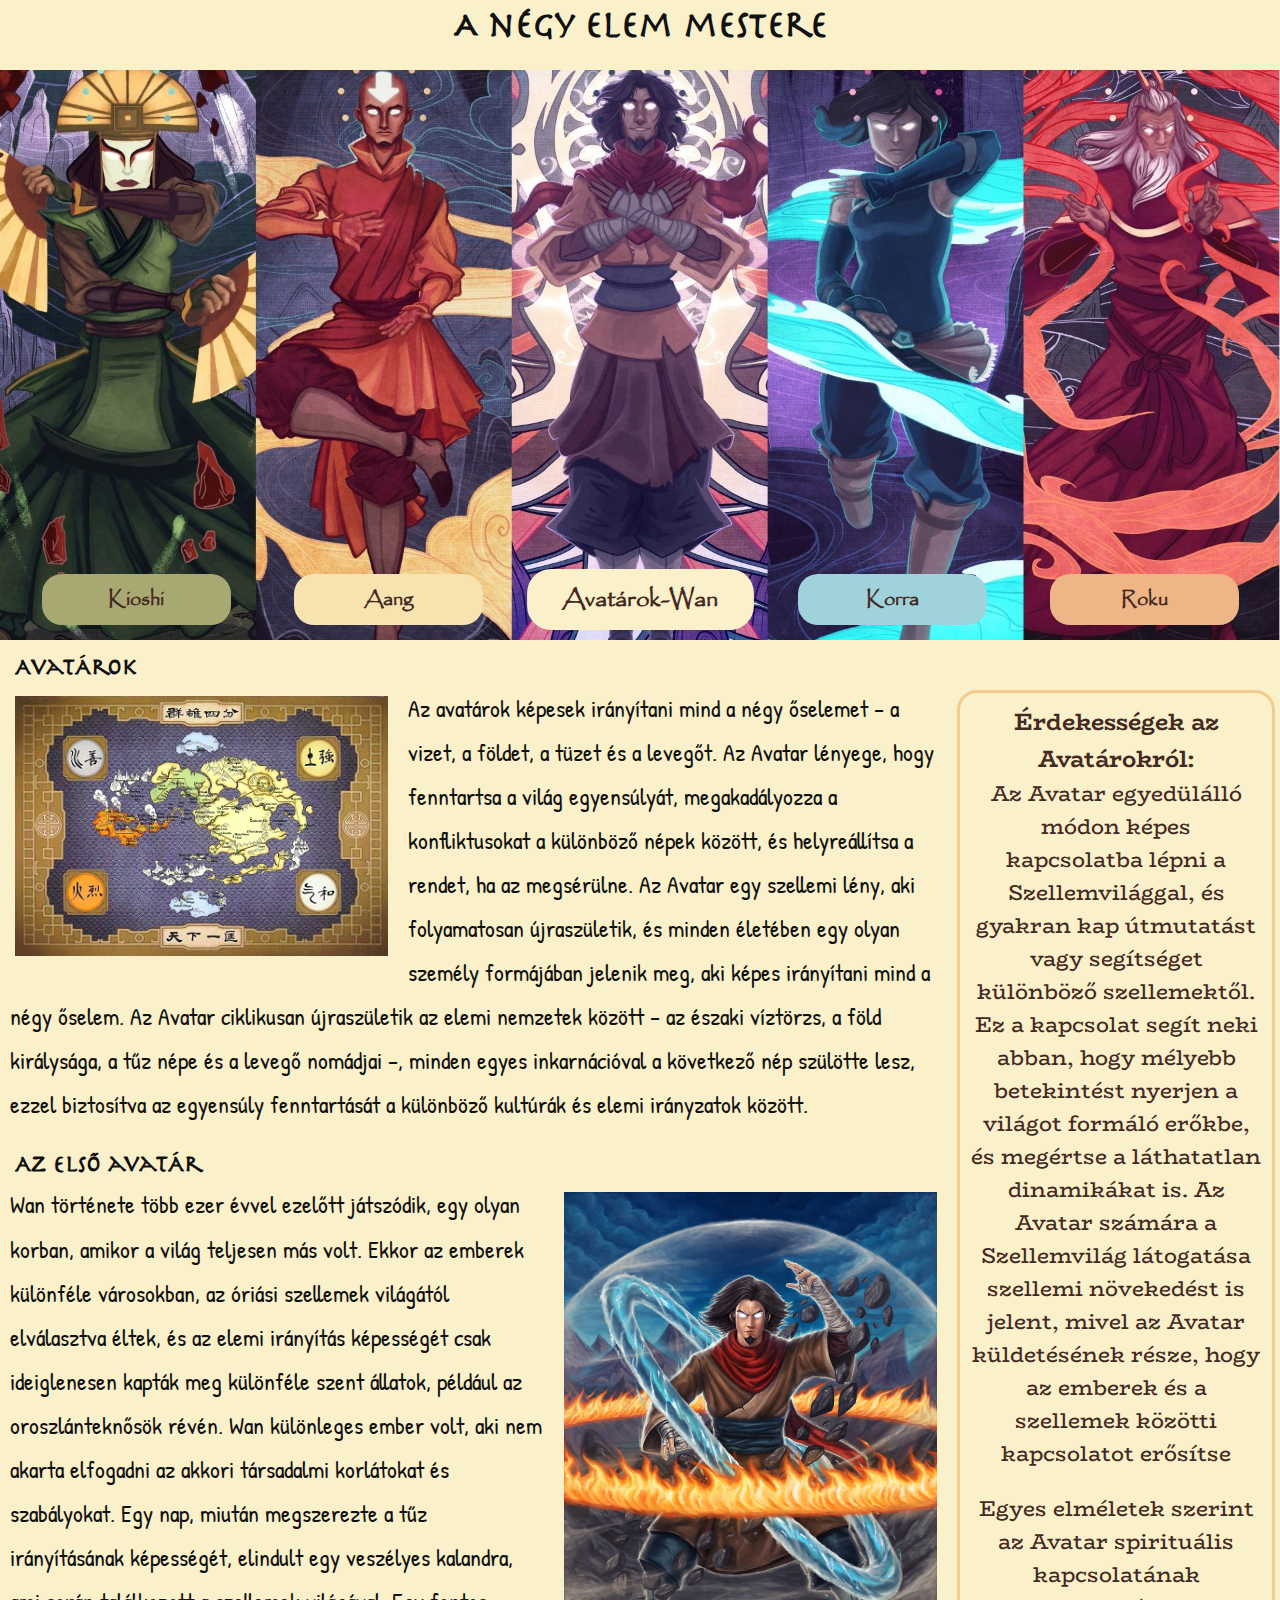
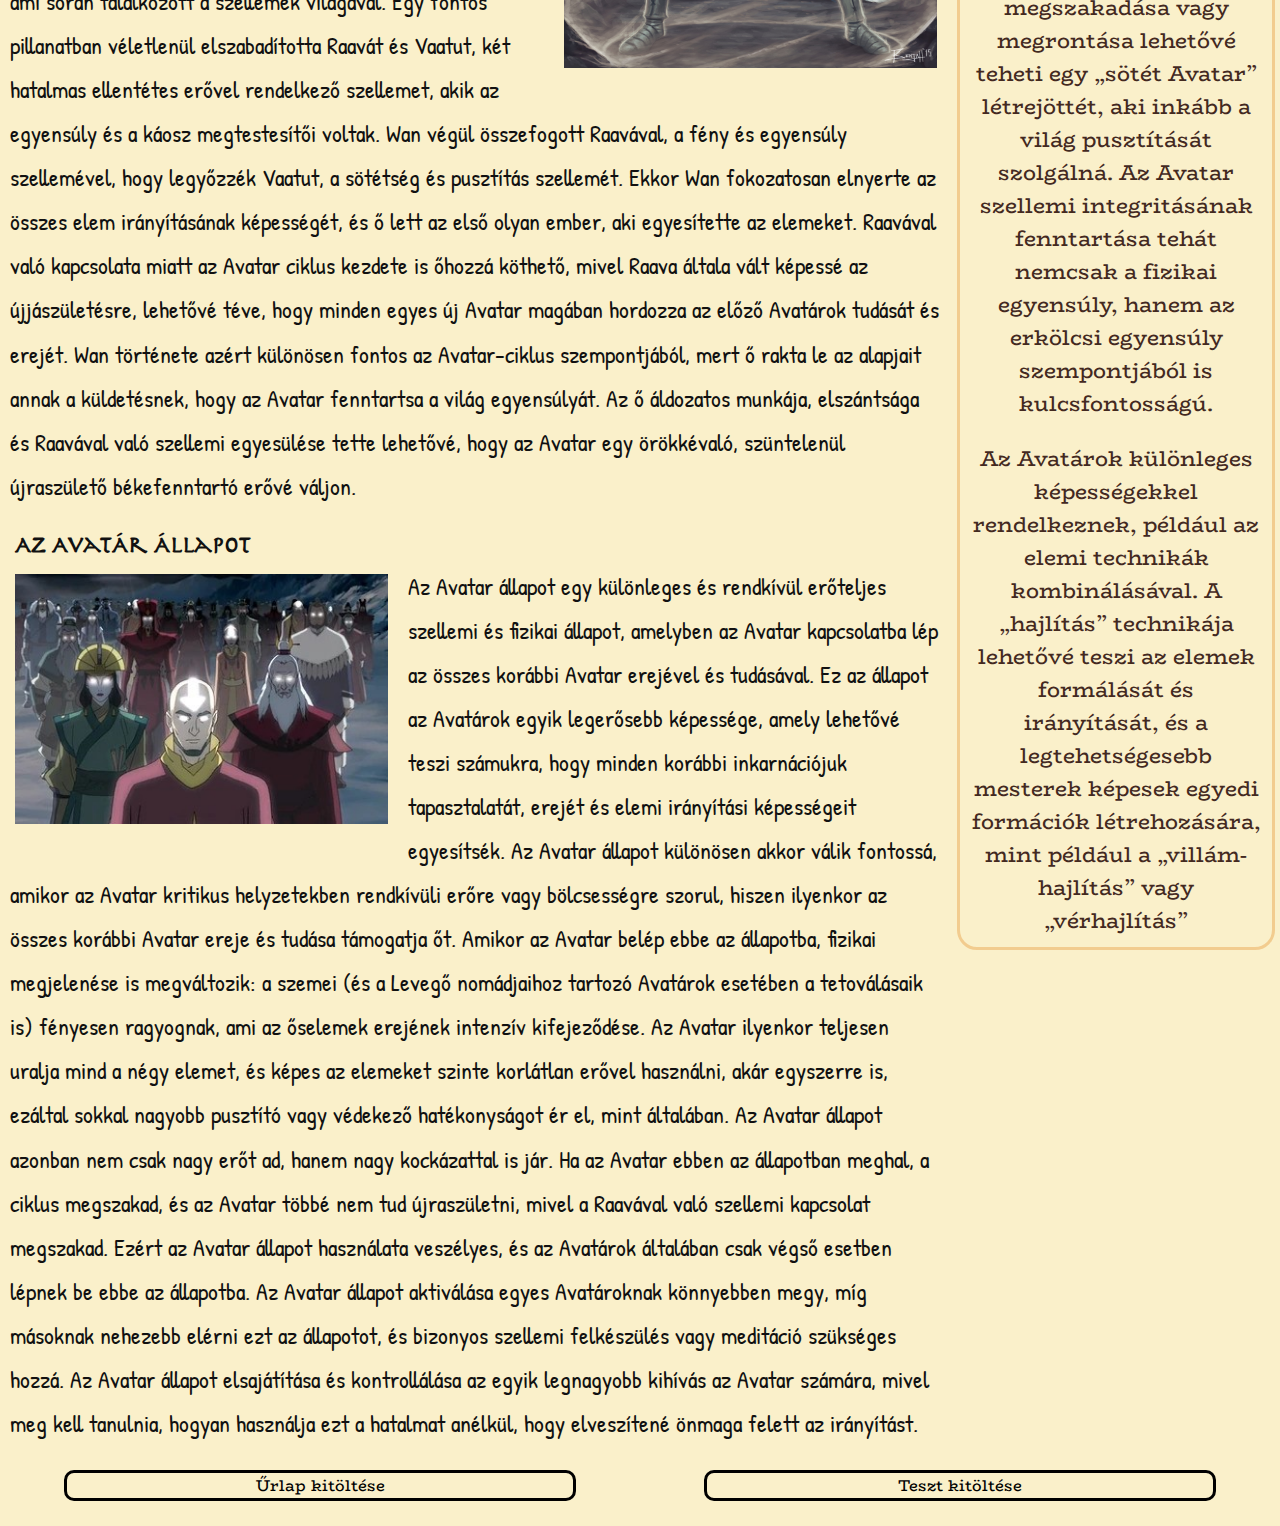
<file: index.html>
<!DOCTYPE html>
<html lang="hu">
<head>
    <meta charset="UTF-8">
    <meta name="viewport" content="width=device-width, initial-scale=1.0">
    <meta name="description" content="Aang és Korra legendája bemutatása">
    <meta name="author" content="Vermes Olivér">
    <meta name="copyright" content="Tanulási célra">
    <link rel="stylesheet" href="style.css">
    <link rel="icon" href="kepek/favicon.png" type="image/x-icon">
    <title>Avatár</title>
</head>
<body id="wan">
    <header>
        <h1>A négy elem mestere</h1>
    </header>
    <div class="container">
        
        <nav class="hatter w">
            <ul>
                <li><a href="Kyoshi.html" class="ky">Kioshi</a></li>
                <li><a href="Aang.html" class="a">Aang</a></li>
                <li><a href="#" class="active w">Avatárok-Wan</a></li>
                <li><a href="Korra.html" class="kor">Korra</a></li>
                <li><a href="Roku.html" class="r">Roku</a></li>
            </ul>
        </nav>
    <div class="contwo">
        <div class="artcont"> 
        <article>
            <h2>Avatárok</h2>
            <img src="kepek/wan/a_negy_elem.jpg" alt="terkep es a negy elem" class="negyelem">
            <p>Az avatárok képesek irányítani mind a négy őselemet – a vizet, a földet, a tüzet és a levegőt. Az Avatar lényege, hogy fenntartsa a világ egyensúlyát, megakadályozza a konfliktusokat a különböző népek között, és helyreállítsa a rendet, ha az megsérülne.

                Az Avatar egy szellemi lény, aki folyamatosan újraszületik, és minden életében egy olyan személy formájában jelenik meg, aki képes irányítani mind a négy őselem. Az Avatar ciklikusan újraszületik az elemi nemzetek között – az északi víztörzs, a föld királysága, a tűz népe és a levegő nomádjai –, minden egyes inkarnációval a következő nép szülötte lesz, ezzel biztosítva az egyensúly fenntartását a különböző kultúrák és elemi irányzatok között.
            </p>
        </article>
        <article>
            <h2>Az első avatár</h2>
            <img src="kepek/wan/wan.jpg" alt="wan avatar" class="wan">
            <p>Wan története több ezer évvel ezelőtt játszódik, egy olyan korban, amikor a világ teljesen más volt. Ekkor az emberek különféle városokban, az óriási szellemek világától elválasztva éltek, és az elemi irányítás képességét csak ideiglenesen kapták meg különféle szent állatok, például az oroszlánteknősök révén.

                Wan különleges ember volt, aki nem akarta elfogadni az akkori társadalmi korlátokat és szabályokat. Egy nap, miután megszerezte a tűz irányításának képességét, elindult egy veszélyes kalandra, ami során találkozott a szellemek világával. Egy fontos pillanatban véletlenül elszabadította Raavát és Vaatut, két hatalmas ellentétes erővel rendelkező szellemet, akik az egyensúly és a káosz megtestesítői voltak.
                
                Wan végül összefogott Raavával, a fény és egyensúly szellemével, hogy legyőzzék Vaatut, a sötétség és pusztítás szellemét. Ekkor Wan fokozatosan elnyerte az összes elem irányításának képességét, és ő lett az első olyan ember, aki egyesítette az elemeket. Raavával való kapcsolata miatt az Avatar ciklus kezdete is őhozzá köthető, mivel Raava általa vált képessé az újjászületésre, lehetővé téve, hogy minden egyes új Avatar magában hordozza az előző Avatárok tudását és erejét.
                
                Wan története azért különösen fontos az Avatar-ciklus szempontjából, mert ő rakta le az alapjait annak a küldetésnek, hogy az Avatar fenntartsa a világ egyensúlyát. Az ő áldozatos munkája, elszántsága és Raavával való szellemi egyesülése tette lehetővé, hogy az Avatar egy örökkévaló, szüntelenül újraszülető békefenntartó erővé váljon.</p>
            
        </article>
        <article>
            <h2>Az Avatár állapot</h2>
            <img src="kepek/wan/avatar_allapot.jpg" alt="avatarok avatar allapotban" class="av_all">
            <p>Az Avatar állapot egy különleges és rendkívül erőteljes szellemi és fizikai állapot, amelyben az Avatar kapcsolatba lép az összes korábbi Avatar erejével és tudásával. Ez az állapot az Avatárok egyik legerősebb képessége, amely lehetővé teszi számukra, hogy minden korábbi inkarnációjuk tapasztalatát, erejét és elemi irányítási képességeit egyesítsék. Az Avatar állapot különösen akkor válik fontossá, amikor az Avatar kritikus helyzetekben rendkívüli erőre vagy bölcsességre szorul, hiszen ilyenkor az összes korábbi Avatar ereje és tudása támogatja őt.

                Amikor az Avatar belép ebbe az állapotba, fizikai megjelenése is megváltozik: a szemei (és a Levegő nomádjaihoz tartozó Avatárok esetében a tetoválásaik is) fényesen ragyognak, ami az őselemek erejének intenzív kifejeződése. Az Avatar ilyenkor teljesen uralja mind a négy elemet, és képes az elemeket szinte korlátlan erővel használni, akár egyszerre is, ezáltal sokkal nagyobb pusztító vagy védekező hatékonyságot ér el, mint általában.
                
                Az Avatar állapot azonban nem csak nagy erőt ad, hanem nagy kockázattal is jár. Ha az Avatar ebben az állapotban meghal, a ciklus megszakad, és az Avatar többé nem tud újraszületni, mivel a Raavával való szellemi kapcsolat megszakad. Ezért az Avatar állapot használata veszélyes, és az Avatárok általában csak végső esetben lépnek be ebbe az állapotba.
                
                Az Avatar állapot aktiválása egyes Avatároknak könnyebben megy, míg másoknak nehezebb elérni ezt az állapotot, és bizonyos szellemi felkészülés vagy meditáció szükséges hozzá. Az Avatar állapot elsajátítása és kontrollálása az egyik legnagyobb kihívás az Avatar számára, mivel meg kell tanulnia, hogyan használja ezt a hatalmat anélkül, hogy elveszítené önmaga felett az irányítást.
            </p>
        </article>
    </div>
        <aside class="w_as">
            <h3>Érdekességek az Avatárokról:</h3>
            <p>Az Avatar egyedülálló módon képes kapcsolatba lépni a Szellemvilággal, és gyakran kap útmutatást vagy segítséget különböző szellemektől. Ez a kapcsolat segít neki abban, hogy mélyebb betekintést nyerjen a világot formáló erőkbe, és megértse a láthatatlan dinamikákat is.
                Az Avatar számára a Szellemvilág látogatása szellemi növekedést is jelent, mivel az Avatar küldetésének része, hogy az emberek és a szellemek közötti kapcsolatot erősítse</p><br>
            <p>Egyes elméletek szerint az Avatar spirituális kapcsolatának megszakadása vagy megrontása lehetővé teheti egy „sötét Avatar” létrejöttét, aki inkább a világ pusztítását szolgálná. Az Avatar szellemi integritásának fenntartása tehát nemcsak a fizikai egyensúly, hanem az erkölcsi egyensúly szempontjából is kulcsfontosságú.</p><br>
            <p>Az Avatárok különleges képességekkel rendelkeznek, például az elemi technikák kombinálásával. A „hajlítás” technikája lehetővé teszi az elemek formálását és irányítását, és a legtehetségesebb mesterek képesek egyedi formációk létrehozására, mint például a „villám-hajlítás” vagy „vérhajlítás”</p>
        </aside>
    </div>
    <footer>
        <a href="urlap.html" >Űrlap kitöltése</a>
        <a href="quiz.html">Teszt kitöltése</a>
    </footer>
</div>
    
</body>
</html>
</file>
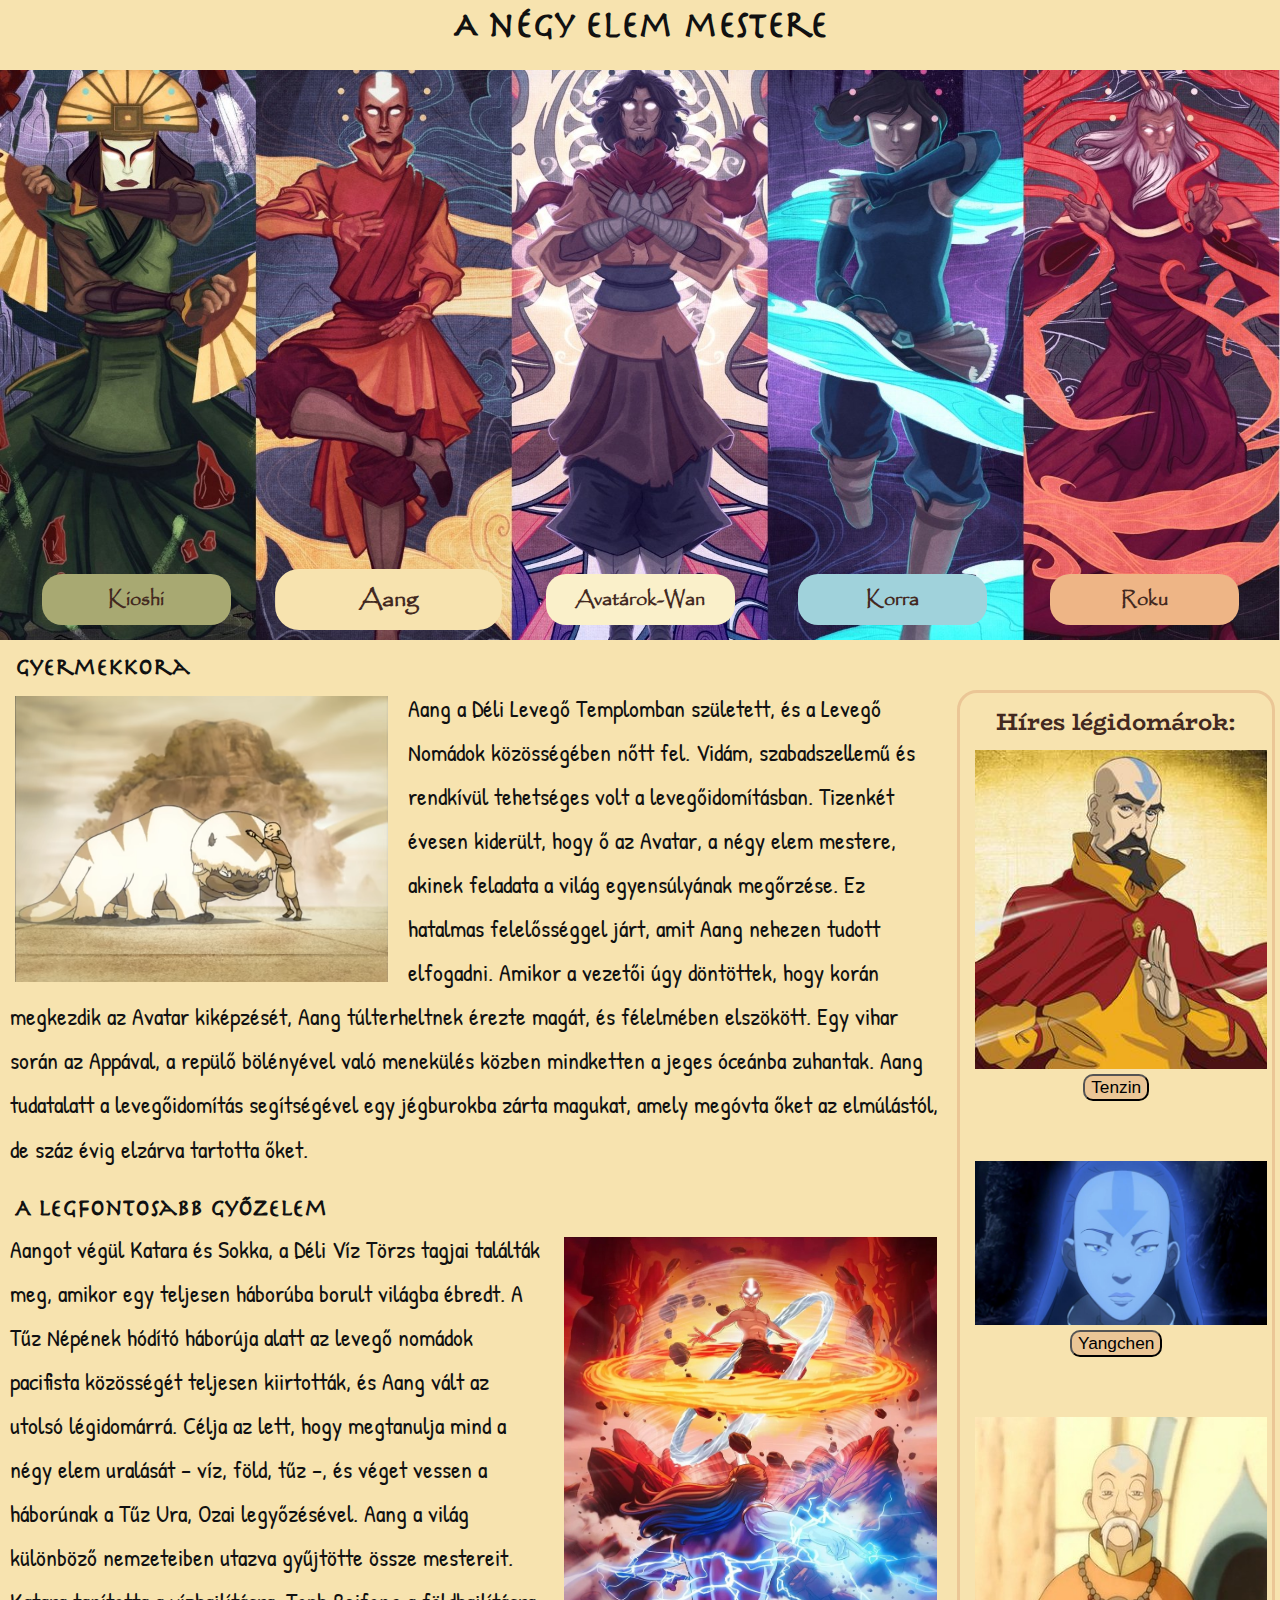
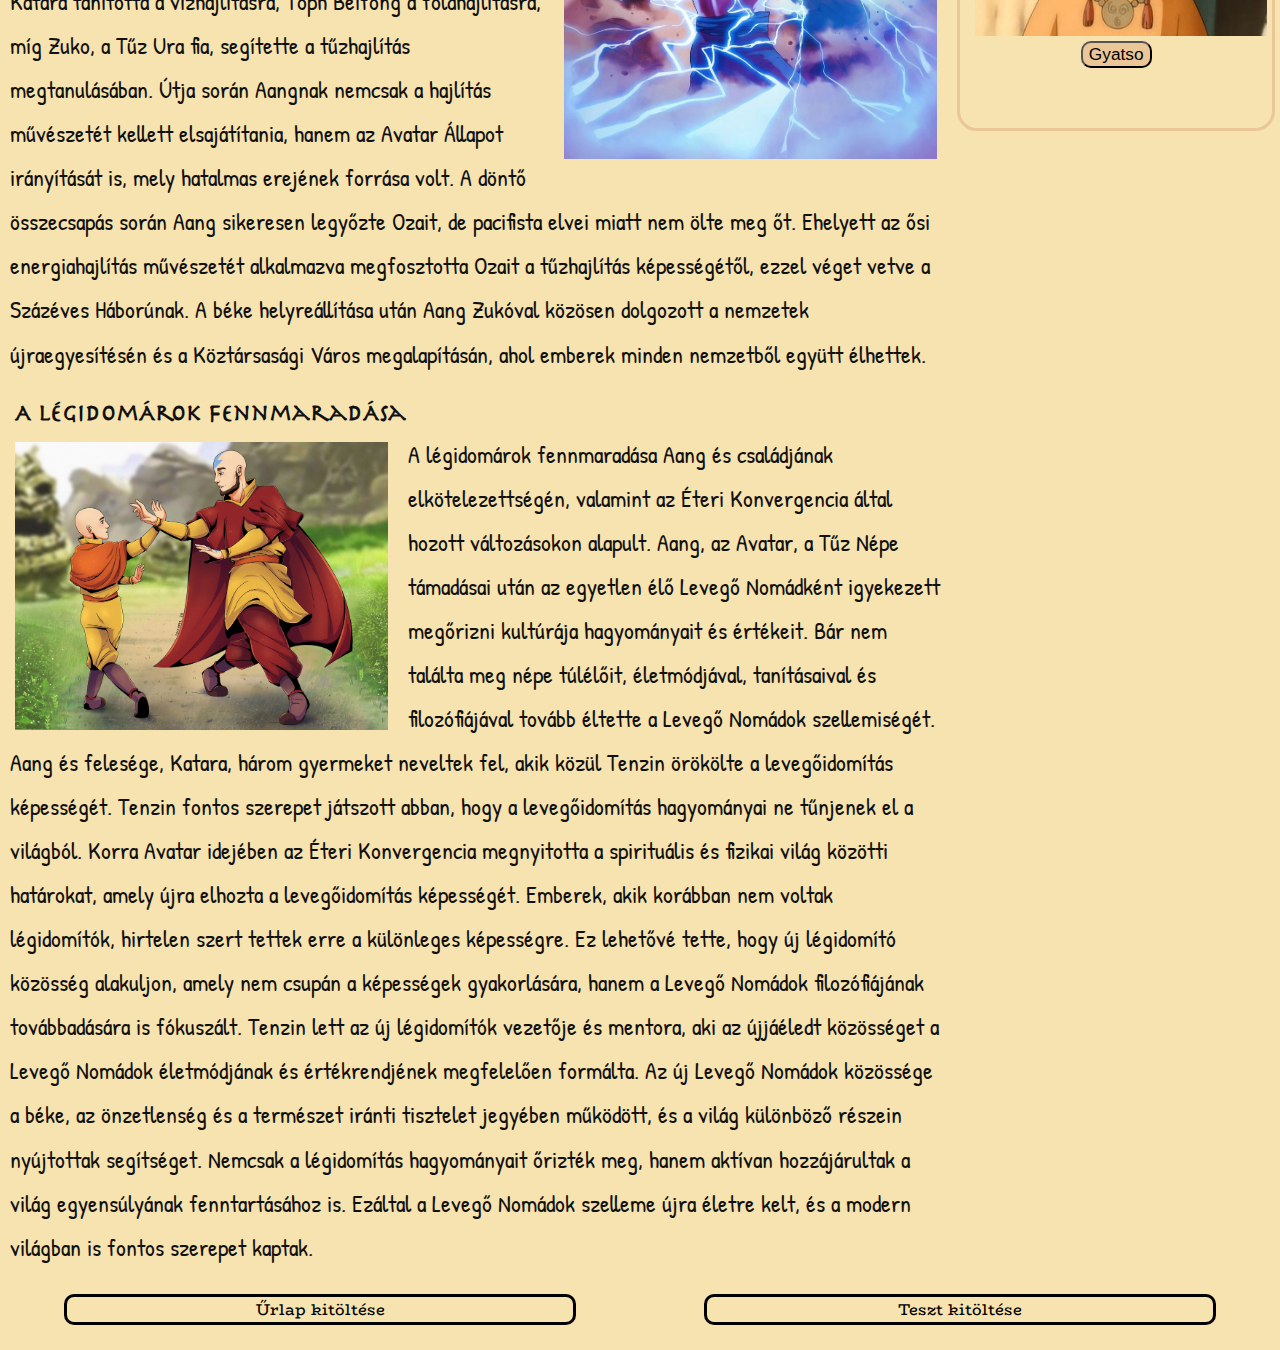
<file: Aang.html>
<!DOCTYPE html>
<html lang="hu">
<head>
    <meta charset="UTF-8">
    <meta name="viewport" content="width=device-width, initial-scale=1.0">
    <meta name="description" content="Aang és Korra legendája bemutatása">
    <meta name="author" content="Vermes Olivér">
    <meta name="copyright" content="Tanulási célra">
    <link rel="stylesheet" href="style.css">
    <link rel="icon" href="kepek/favicon.png" type="image/x-icon">
    <title>Avatár</title>
</head>
<body id="aang">
    <header>
        <h1>A négy elem mestere</h1>
    </header>
    <div class="container">
        
        <nav class="hatter a">
            <ul>
                <li><a href="Kyoshi.html" class="ky">Kioshi</a></li>
                <li><a href="#" class="active a">Aang</a></li>
                <li><a href="index.html" class="w">Avatárok-Wan</a></li>
                <li><a href="Korra.html" class="kor">Korra</a></li>
                <li><a href="Roku.html" class="r">Roku</a></li>
            </ul>
        </nav>
        <div class="contwo">
            <div class="artcont"> 
            <article>
                <h2>Gyermekkora</h2>
                <img src="kepek/aang/aang_appa.png" alt="terkep es a negy elem" class="negyelem">
                <p>Aang a Déli Levegő Templomban született, és a Levegő Nomádok közösségében nőtt fel. Vidám, szabadszellemű és rendkívül tehetséges volt a levegőidomításban. Tizenkét évesen kiderült, hogy ő az Avatar, a négy elem mestere, akinek feladata a világ egyensúlyának megőrzése. Ez hatalmas felelősséggel járt, amit Aang nehezen tudott elfogadni. Amikor a vezetői úgy döntöttek, hogy korán megkezdik az Avatar kiképzését, Aang túlterheltnek érezte magát, és félelmében elszökött. Egy vihar során az Appával, a repülő bölényével való menekülés közben mindketten a jeges óceánba zuhantak. Aang tudatalatt a levegőidomítás segítségével egy jégburokba zárta magukat, amely megóvta őket az elmúlástól, de száz évig elzárva tartotta őket.


                </p>
            </article>
            <article>
                <h2>A legfontosabb győzelem</h2>
                <img src="kepek/aang/aang_ozai.jpg" alt="wan avatar" class="wan">
                <p>Aangot végül Katara és Sokka, a Déli Víz Törzs tagjai találták meg, amikor egy teljesen háborúba borult világba ébredt. A Tűz Népének hódító háborúja alatt az levegő nomádok pacifista közösségét teljesen kiirtották, és Aang vált az utolsó légidomárrá. Célja az lett, hogy megtanulja mind a négy elem uralását – víz, föld, tűz –, és véget vessen a háborúnak a Tűz Ura, Ozai legyőzésével.

                    
                    Aang a világ különböző nemzeteiben utazva gyűjtötte össze mestereit. Katara tanította a vízhajlításra, Toph Beifong a földhajlításra, míg Zuko, a Tűz Ura fia, segítette a tűzhajlítás megtanulásában. Útja során Aangnak nemcsak a hajlítás művészetét kellett elsajátítania, hanem az Avatar Állapot irányítását is, mely hatalmas erejének forrása volt.
                    
                    
                    A döntő összecsapás során Aang sikeresen legyőzte Ozait, de pacifista elvei miatt nem ölte meg őt. Ehelyett az ősi energiahajlítás művészetét alkalmazva megfosztotta Ozait a tűzhajlítás képességétől, ezzel véget vetve a Százéves Háborúnak. A béke helyreállítása után Aang Zukóval közösen dolgozott a nemzetek újraegyesítésén és a Köztársasági Város megalapításán, ahol emberek minden nemzetből együtt élhettek.</p>
                
            </article>
            <article>
                <h2>A légidomárok fennmaradása</h2>
                <img src="kepek/aang/aang_tenzin.jpg" alt="avatarok avatar allapotban" class="av_all">
                <p>A légidomárok fennmaradása Aang és családjának elkötelezettségén, valamint az Éteri Konvergencia által hozott változásokon alapult. Aang, az Avatar, a Tűz Népe támadásai után az egyetlen élő Levegő Nomádként igyekezett megőrizni kultúrája hagyományait és értékeit. Bár nem találta meg népe túlélőit, életmódjával, tanításaival és filozófiájával tovább éltette a Levegő Nomádok szellemiségét. Aang és felesége, Katara, három gyermeket neveltek fel, akik közül Tenzin örökölte a levegőidomítás képességét. Tenzin fontos szerepet játszott abban, hogy a levegőidomítás hagyományai ne tűnjenek el a világból.

                    Korra Avatar idejében az Éteri Konvergencia megnyitotta a spirituális és fizikai világ közötti határokat, amely újra elhozta a levegőidomítás képességét. Emberek, akik korábban nem voltak légidomítók, hirtelen szert tettek erre a különleges képességre. Ez lehetővé tette, hogy új légidomító közösség alakuljon, amely nem csupán a képességek gyakorlására, hanem a Levegő Nomádok filozófiájának továbbadására is fókuszált.
                    
                    Tenzin lett az új légidomítók vezetője és mentora, aki az újjáéledt közösséget a Levegő Nomádok életmódjának és értékrendjének megfelelően formálta. Az új Levegő Nomádok közössége a béke, az önzetlenség és a természet iránti tisztelet jegyében működött, és a világ különböző részein nyújtottak segítséget. Nemcsak a légidomítás hagyományait őrizték meg, hanem aktívan hozzájárultak a világ egyensúlyának fenntartásához is. Ezáltal a Levegő Nomádok szelleme újra életre kelt, és a modern világban is fontos szerepet kaptak.
                </p>
            </article>
        </div>
            <aside class="a_as">
                <h3>Híres légidomárok:</h3>
                <p id="tenzin"><img src="kepek/aang/tenzin.jpg" alt="Tenzin"></p>
                <input type="button" value="Tenzin" id="gomb1">
        
                <p id="yang"><img src="kepek/aang/yang.jpg" alt="Yangchen"></p>
                <input type="button" value="Yangchen" id="gomb2">
        
                <p id="gya"><img src="kepek/aang/gyatso.jpg" alt="Gyatso"></p>
                <input type="button" value="Gyatso" id="gomb3">
            </aside>
        </div>
        <footer>
            <a href="urlap.html" >Űrlap kitöltése</a>
            <a href="quiz.html">Teszt kitöltése</a>
        </footer>
    </div>
    <script src="script/script_a.js"></script>
    </body>
    </html>
</file>
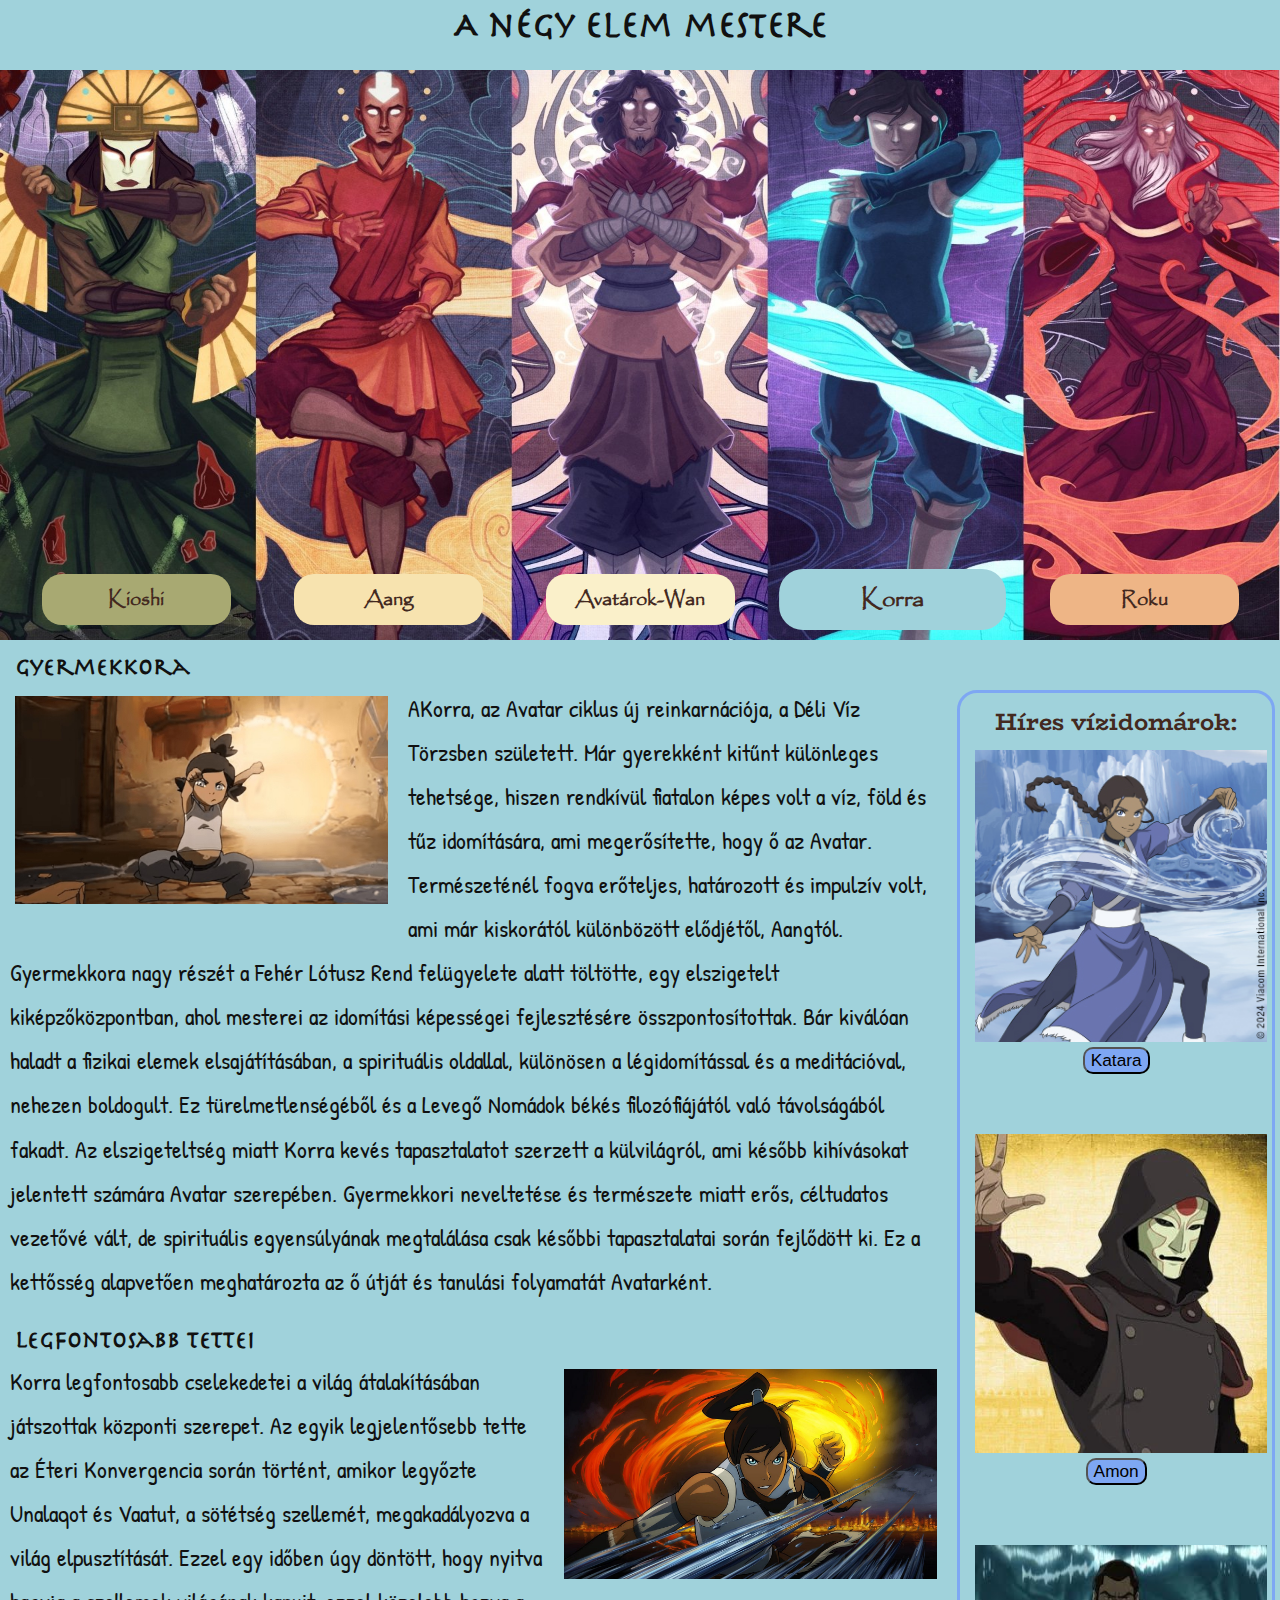
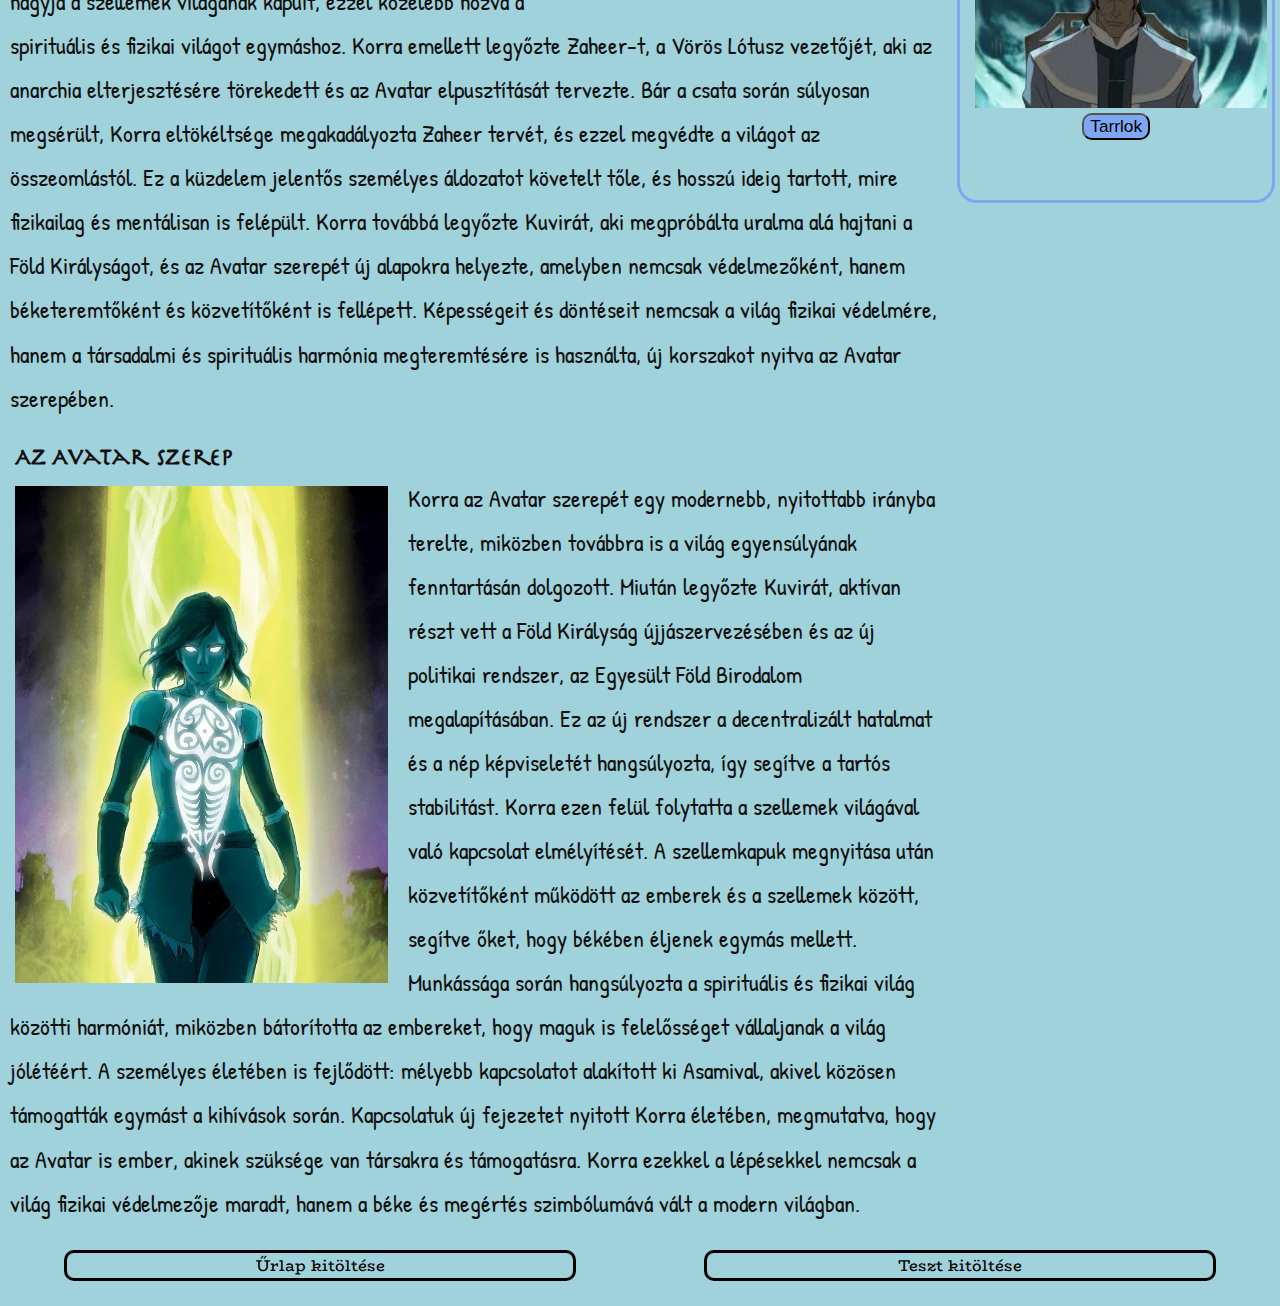
<file: Korra.html>
<!DOCTYPE html>
<html lang="hu">
<head>
    <meta charset="UTF-8">
    <meta name="viewport" content="width=device-width, initial-scale=1.0">
    <meta name="description" content="Aang és Korra legendája bemutatása">
    <meta name="author" content="Vermes Olivér">
    <meta name="copyright" content="Tanulási célra">
    <link rel="stylesheet" href="style.css">
    <link rel="icon" href="kepek/favicon.png" type="image/x-icon">
    <title>Avatár</title>
</head>
<body id="korra">
    <header>
        <h1>A négy elem mestere</h1>
    </header>
    <div class="container">
        
        <nav class="hatter kor">
            <ul>
                <li><a href="Kyoshi.html" class="ky">Kioshi</a></li>
                <li><a href="Aang.html" class="a">Aang</a></li>
                <li><a href="index.html" class="w">Avatárok-Wan</a></li>
                <li><a href="#" class="active kor">Korra</a></li>
                <li><a href="Roku.html" class="r">Roku</a></li>
            </ul>
        </nav>
        <div class="contwo">
            <div class="artcont"> 
            <article>
                <h2>Gyermekkora</h2>
                <img src="kepek/korra/korra_gyerekkor.jpg" alt="terkep es a negy elem" class="negyelem">
                <p>AKorra, az Avatar ciklus új reinkarnációja, a Déli Víz Törzsben született. Már gyerekként kitűnt különleges tehetsége, hiszen rendkívül fiatalon képes volt a víz, föld és tűz idomítására, ami megerősítette, hogy ő az Avatar. Természeténél fogva erőteljes, határozott és impulzív volt, ami már kiskorától különbözött elődjétől, Aangtól.

                    Gyermekkora nagy részét a Fehér Lótusz Rend felügyelete alatt töltötte, egy elszigetelt kiképzőközpontban, ahol mesterei az idomítási képességei fejlesztésére összpontosítottak. Bár kiválóan haladt a fizikai elemek elsajátításában, a spirituális oldallal, különösen a légidomítással és a meditációval, nehezen boldogult. Ez türelmetlenségéből és a Levegő Nomádok békés filozófiájától való távolságából fakadt.
                    
                    Az elszigeteltség miatt Korra kevés tapasztalatot szerzett a külvilágról, ami később kihívásokat jelentett számára Avatar szerepében. Gyermekkori neveltetése és természete miatt erős, céltudatos vezetővé vált, de spirituális egyensúlyának megtalálása csak későbbi tapasztalatai során fejlődött ki. Ez a kettősség alapvetően meghatározta az ő útját és tanulási folyamatát Avatarként.
                </p>
            </article>
            <article>
                <h2>Legfontosabb tettei</h2>
                <img src="kepek/korra/korra_avatar.jpg" alt="wan avatar" class="wan">
                <p>Korra legfontosabb cselekedetei a világ átalakításában játszottak központi szerepet. Az egyik legjelentősebb tette az Éteri Konvergencia során történt, amikor legyőzte Unalaqot és Vaatut, a sötétség szellemét, megakadályozva a világ elpusztítását. Ezzel egy időben úgy döntött, hogy nyitva hagyja a szellemek világának kapuit, ezzel közelebb hozva a spirituális és fizikai világot egymáshoz.

                    Korra emellett legyőzte Zaheer-t, a Vörös Lótusz vezetőjét, aki az anarchia elterjesztésére törekedett és az Avatar elpusztítását tervezte. Bár a csata során súlyosan megsérült, Korra eltökéltsége megakadályozta Zaheer tervét, és ezzel megvédte a világot az összeomlástól. Ez a küzdelem jelentős személyes áldozatot követelt tőle, és hosszú ideig tartott, mire fizikailag és mentálisan is felépült.
                    
                    Korra továbbá legyőzte Kuvirát, aki megpróbálta uralma alá hajtani a Föld Királyságot, és az Avatar szerepét új alapokra helyezte, amelyben nemcsak védelmezőként, hanem béketeremtőként és közvetítőként is fellépett. Képességeit és döntéseit nemcsak a világ fizikai védelmére, hanem a társadalmi és spirituális harmónia megteremtésére is használta, új korszakot nyitva az Avatar szerepében.</p>
                
            </article>
            <article>
                <h2>Az Avatar szerep</h2>
                <img src="kepek/korra/korra_raava.jpg" alt="avatarok avatar allapotban" class="av_all">
                <p>Korra az Avatar szerepét egy modernebb, nyitottabb irányba terelte, miközben továbbra is a világ egyensúlyának fenntartásán dolgozott. Miután legyőzte Kuvirát, aktívan részt vett a Föld Királyság újjászervezésében és az új politikai rendszer, az Egyesült Föld Birodalom megalapításában. Ez az új rendszer a decentralizált hatalmat és a nép képviseletét hangsúlyozta, így segítve a tartós stabilitást.

                    Korra ezen felül folytatta a szellemek világával való kapcsolat elmélyítését. A szellemkapuk megnyitása után közvetítőként működött az emberek és a szellemek között, segítve őket, hogy békében éljenek egymás mellett. Munkássága során hangsúlyozta a spirituális és fizikai világ közötti harmóniát, miközben bátorította az embereket, hogy maguk is felelősséget vállaljanak a világ jólétéért.
                    
                    A személyes életében is fejlődött: mélyebb kapcsolatot alakított ki Asamival, akivel közösen támogatták egymást a kihívások során. Kapcsolatuk új fejezetet nyitott Korra életében, megmutatva, hogy az Avatar is ember, akinek szüksége van társakra és támogatásra. Korra ezekkel a lépésekkel nemcsak a világ fizikai védelmezője maradt, hanem a béke és megértés szimbólumává vált a modern világban.
                </p>
            </article>
        </div>
            <aside class="ko_as">
                <h3>Híres vízidomárok:</h3>
                <p id="katara"><img src="kepek/korra/katara.jpg" alt="Katara"></p>
                <input type="button" value="Katara"  id="gomb1">

                <p id="amon"><img src="kepek/korra/amon.jpg" alt="Amon"></p> 
                <input type="button" value="Amon"  id="gomb2">

                <p id="tarrlok"><img src="kepek/korra/tarrlok.jpg" alt="Tarrlok"></p> 
                <input type="button" value="Tarrlok"  id="gomb3">
            </aside>
        </div>
        <footer>
            <a href="urlap.html" >Űrlap kitöltése</a>
            <a href="quiz.html">Teszt kitöltése</a>
        </footer>
    </div>
    <script src="script/script_ko.js"></script>
    </body>
    </html>
</file>
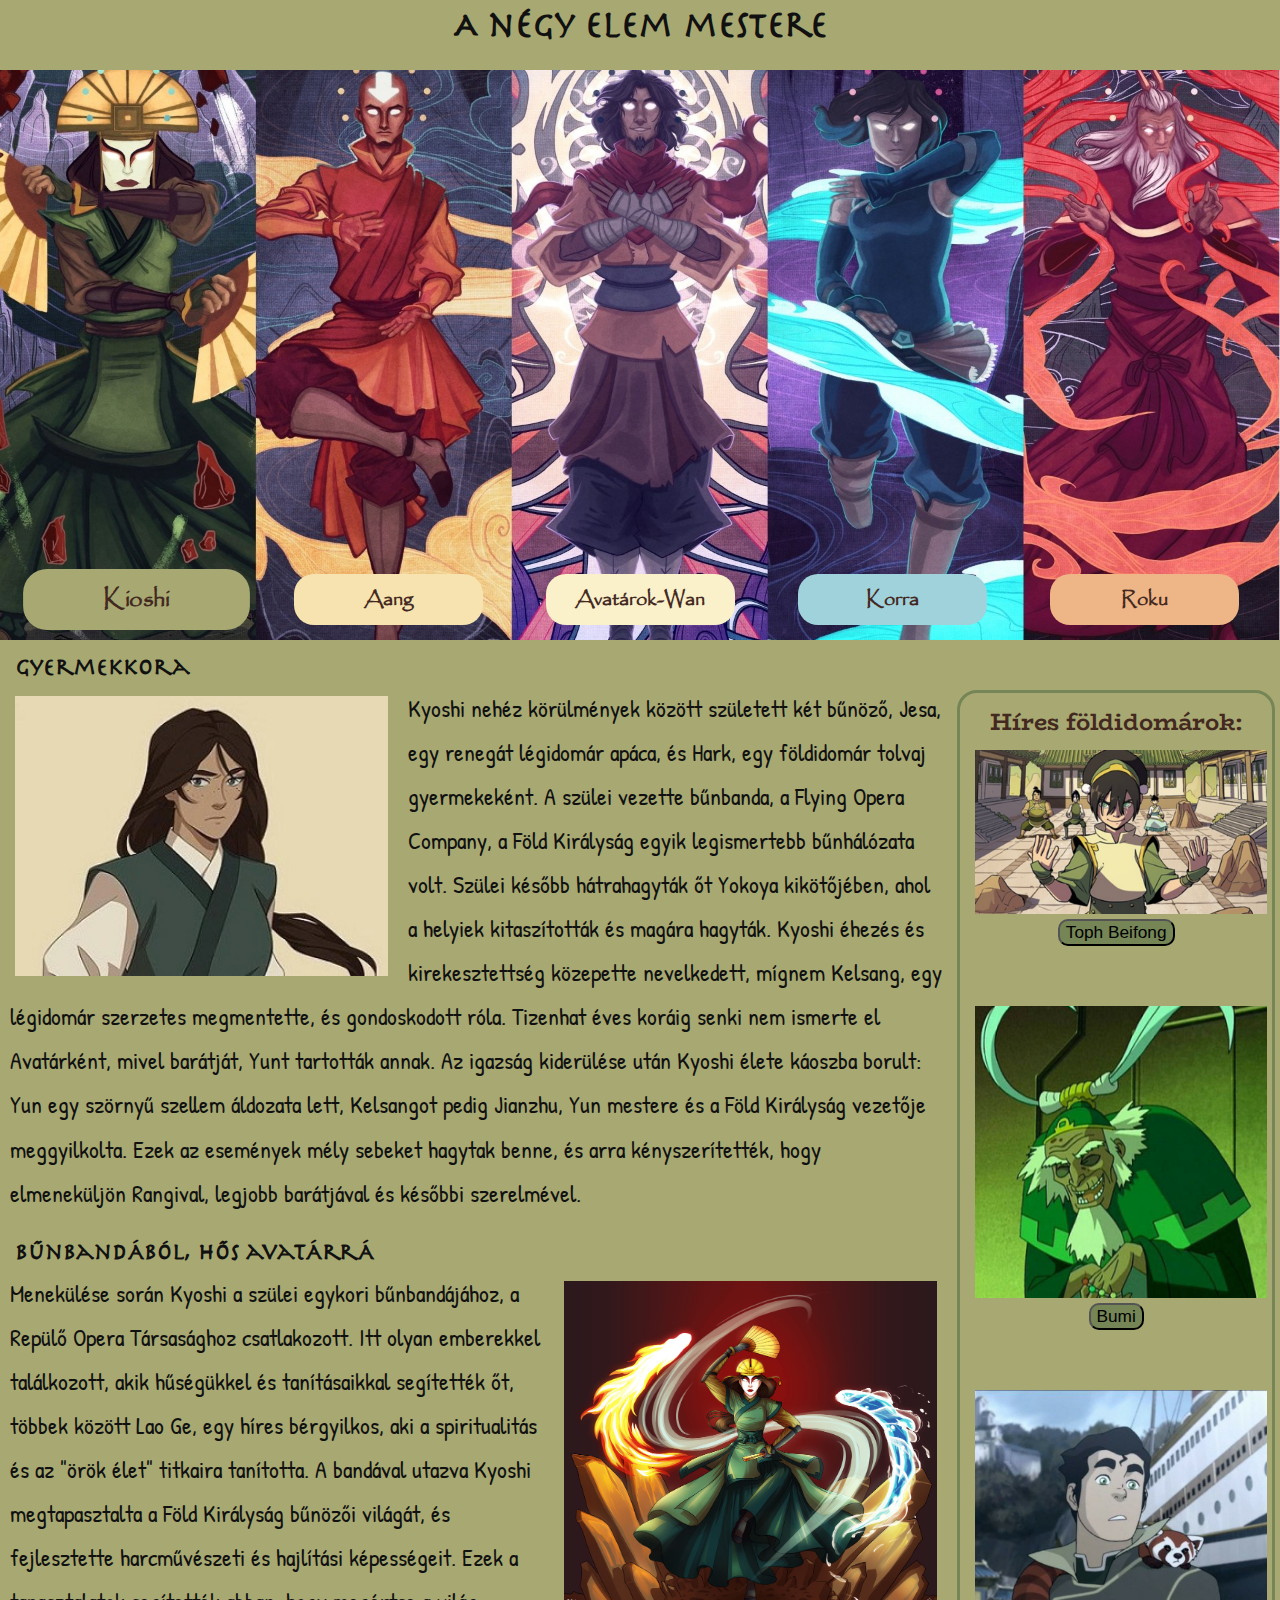
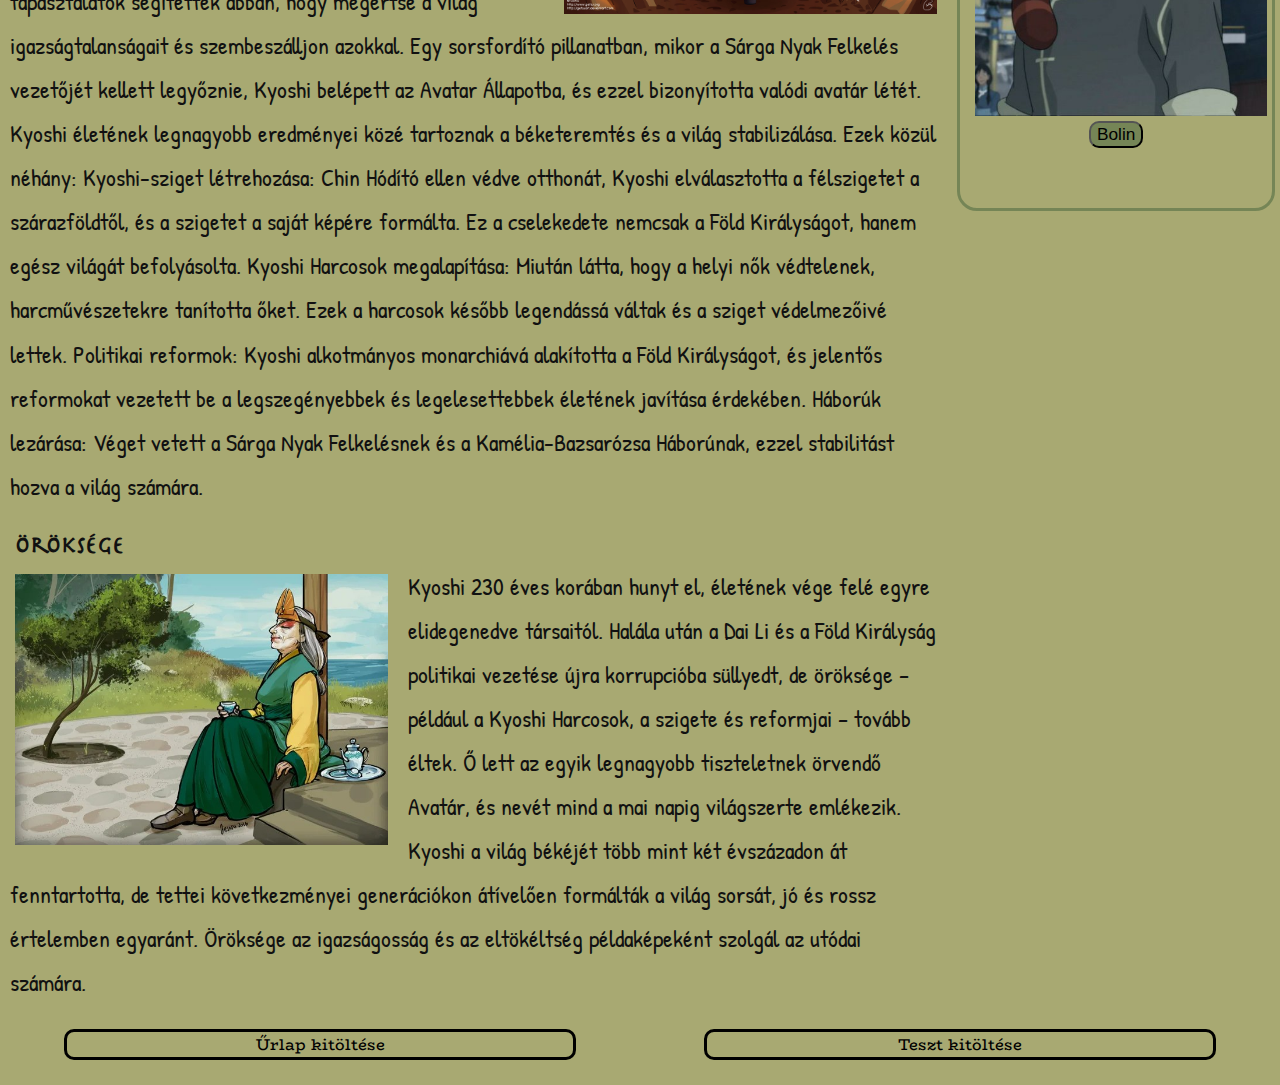
<file: Kyoshi.html>
<!DOCTYPE html>
<html lang="hu">
<head>
    <meta charset="UTF-8">
    <meta name="viewport" content="width=device-width, initial-scale=1.0">
    <meta name="description" content="Aang és Korra legendája bemutatása">
    <meta name="author" content="Vermes Olivér">
    <meta name="copyright" content="Tanulási célra">
    <link rel="stylesheet" href="style.css">
    <link rel="icon" href="kepek/favicon.png" type="image/x-icon">
    <title>Avatár</title>
</head>
<body id="kio">
    <header>
        <h1>A négy elem mestere</h1>
    </header>
    <div class="container">
        
        <nav class="hatter ky">
            <ul>
                <li><a href="#" class="active ky">Kioshi</a></li>
                <li><a href="Aang.html" class="a">Aang</a></li>
                <li><a href="index.html" class="w">Avatárok-Wan</a></li>
                <li><a href="Korra.html" class="kor">Korra</a></li>
                <li><a href="Roku.html" class="r">Roku</a></li>
            </ul>
        </nav>
        <div class="contwo">
            <div class="artcont"> 
            <article>
                <h2>Gyermekkora</h2>
                <img src="kepek/kyoshi/ky_gyerekkor.jpg" alt="terkep es a negy elem" class="negyelem">
                <p>
                    Kyoshi nehéz körülmények között született két bűnöző, Jesa, egy renegát légidomár apáca, és Hark, egy földidomár tolvaj gyermekeként. A szülei vezette bűnbanda, a Flying Opera Company, a Föld Királyság egyik legismertebb bűnhálózata volt. Szülei később hátrahagyták őt Yokoya kikötőjében, ahol a helyiek kitaszították és magára hagyták. Kyoshi éhezés és kirekesztettség közepette nevelkedett, mígnem Kelsang, egy légidomár szerzetes megmentette, és gondoskodott róla.
                    
                    Tizenhat éves koráig senki nem ismerte el Avatárként, mivel barátját, Yunt tartották annak. Az igazság kiderülése után Kyoshi élete káoszba borult: Yun egy szörnyű szellem áldozata lett, Kelsangot pedig Jianzhu, Yun mestere és a Föld Királyság vezetője meggyilkolta. Ezek az események mély sebeket hagytak benne, és arra kényszerítették, hogy elmeneküljön Rangival, legjobb barátjával és későbbi szerelmével.
                </p>
            </article>
            <article>
                <h2>Bűnbandából, hős avatárrá</h2>
                <img src="kepek/kyoshi/ky_avatar.jpg" alt="wan avatar" class="wan">
                <p>Menekülése során Kyoshi a szülei egykori bűnbandájához, a Repülő Opera Társasághoz csatlakozott. Itt olyan emberekkel találkozott, akik hűségükkel és tanításaikkal segítették őt, többek között Lao Ge, egy híres bérgyilkos, aki a spiritualitás és az "örök élet" titkaira tanította. A bandával utazva Kyoshi megtapasztalta a Föld Királyság bűnözői világát, és fejlesztette harcművészeti és hajlítási képességeit.

                    Ezek a tapasztalatok segítették abban, hogy megértse a világ igazságtalanságait és szembeszálljon azokkal. Egy sorsfordító pillanatban, mikor a Sárga Nyak Felkelés vezetőjét kellett legyőznie, Kyoshi belépett az Avatar Állapotba, és ezzel bizonyította valódi avatár létét.<br>
                    Kyoshi életének legnagyobb eredményei közé tartoznak a béketeremtés és a világ stabilizálása. Ezek közül néhány:

                    Kyoshi-sziget létrehozása: Chin Hódító ellen védve otthonát, Kyoshi elválasztotta a félszigetet a szárazföldtől, és a szigetet a saját képére formálta. Ez a cselekedete nemcsak a Föld Királyságot, hanem egész világát befolyásolta.
                    Kyoshi Harcosok megalapítása: Miután látta, hogy a helyi nők védtelenek, harcművészetekre tanította őket. Ezek a harcosok később legendássá váltak és a sziget védelmezőivé lettek.
                    Politikai reformok: Kyoshi alkotmányos monarchiává alakította a Föld Királyságot, és jelentős reformokat vezetett be a legszegényebbek és legelesettebbek életének javítása érdekében.
                    Háborúk lezárása: Véget vetett a Sárga Nyak Felkelésnek és a Kamélia-Bazsarózsa Háborúnak, ezzel stabilitást hozva a világ számára.</p>
                
            </article>
            <article>
                <h2>Öröksége</h2>
                <img src="kepek/kyoshi/ky_oreg.jpg" alt="avatarok avatar allapotban" class="av_all">
                <p>Kyoshi 230 éves korában hunyt el, életének vége felé egyre elidegenedve társaitól. Halála után a Dai Li és a Föld Királyság politikai vezetése újra korrupcióba süllyedt, de öröksége – például a Kyoshi Harcosok, a szigete és reformjai – tovább éltek. Ő lett az egyik legnagyobb tiszteletnek örvendő Avatár, és nevét mind a mai napig világszerte emlékezik.

                    Kyoshi a világ békéjét több mint két évszázadon át fenntartotta, de tettei következményei generációkon átívelően formálták a világ sorsát, jó és rossz értelemben egyaránt. Öröksége az igazságosság és az eltökéltség példaképeként szolgál az utódai számára.
            </article>
        </div>
            <aside class="ky_as">
                <h3>Híres földidomárok:</h3>
                <p id="toph"><img src="kepek/kyoshi/toph.jpg" alt="toph Beifong"></p>
                <input type="button" value="Toph Beifong"  id="gomb1">

                <p id="bumi"><img src="kepek/kyoshi/bumi.jpg" alt="Bumi király"></p> 
                <input type="button" value="Bumi"  id="gomb2">

                <p id="bolin"><img src="kepek/kyoshi/bolin.jpg" alt="Bolin"></p> 
                <input type="button" value="Bolin"  id="gomb3">
            </aside>
        </div>
        <footer>
            <a href="urlap.html" >Űrlap kitöltése</a>
            <a href="quiz.html">Teszt kitöltése</a>
        </footer>
    </div>
    <script src="script/script_ky.js"></script>
    </body>
    </html>
</file>
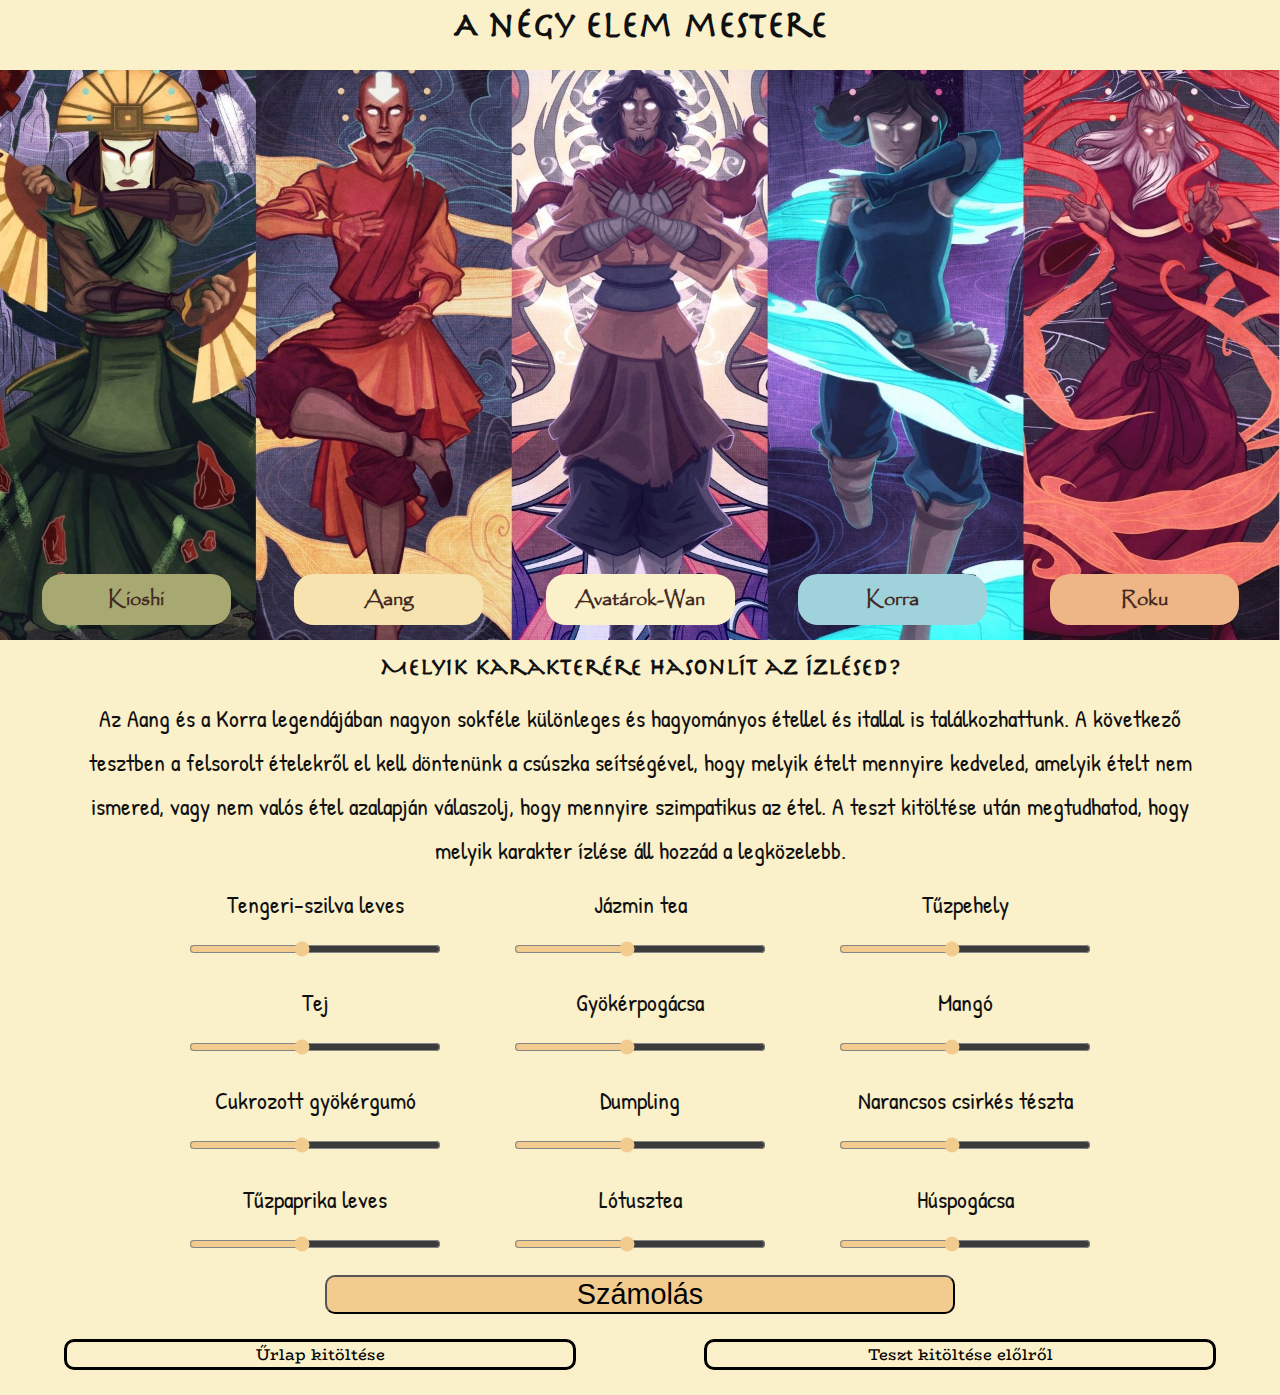
<file: quiz.html>
<!DOCTYPE html>
<html lang="hu">
<head>
    <meta charset="UTF-8">
    <meta name="viewport" content="width=device-width, initial-scale=1.0">
    <meta name="description" content="Aang és Korra legendája bemutatása">
    <meta name="author" content="Vermes Olivér">
    <meta name="copyright" content="Tanulási célra">
    <link rel="stylesheet" href="style.css">
    <link rel="icon" href="kepek/favicon.png" type="image/x-icon">
    <title>Avatár</title>
</head>
<body id="wan">
    <header>
        <h1>A négy elem mestere</h1>
    </header>
    <div class="container">
        
        <nav class="hatter w">
            <ul>
                <li><a href="Kyoshi.html" class="ky">Kioshi</a></li>
                <li><a href="Aang.html" class="a">Aang</a></li>
                <li><a href="index.html" class="w">Avatárok-Wan</a></li>
                <li><a href="Korra.html" class="kor">Korra</a></li>
                <li><a href="Roku.html" class="r">Roku</a></li>
            </ul>
        
        </nav>
    <article id="quiz">
        <h2>Melyik karakterére hasonlít az ízlésed?</h2>
        <p class="elsosor">Az Aang és a Korra legendájában nagyon sokféle különleges és hagyományos étellel és itallal is találkozhattunk. A következő tesztben a felsorolt ételekről el kell döntenünk a csúszka seítségével, hogy melyik ételt mennyire kedveled, amelyik ételt nem ismered, vagy nem valós étel azalapján válaszolj, hogy mennyire szimpatikus az étel. A teszt kitöltése után megtudhatod, hogy melyik karakter ízlése áll hozzád a legközelebb.</p>
        <p>Tengeri-szilva leves <br><input type="range" min="1" max="10" step ="1" value ="5" id="szleves"></p>
        <p>Jázmin tea<br><input type="range" min="1" max="10" step ="1" value ="5" id="jazmin"></p>
        <p>Tűzpehely<br><input type="range" min="1" max="10" step ="1" value ="5" id="pehely"></p>
        <p>Tej<br><input type="range" min="1" max="10" step ="1" value ="5" id="tej"></p>
        <p>Gyökérpogácsa<br><input type="range" min="1" max="10" step ="1" value ="5" id="pogi"></p>
        <p>Mangó<br><input type="range" min="1" max="10" step ="1" value ="5" id="mango"></p>
        <p>Cukrozott gyökérgumó<br><input type="range" min="1" max="10" step ="1" value ="5" id="gumo"></p>
        <p>Dumpling<br><input type="range" min="1" max="10" step ="1" value ="5" id="dumpling"></p>
        <p>Narancsos csirkés tészta<br><input type="range" min="1" max="10" step ="1" value ="5" id="teszta"></p>
        <p>Tűzpaprika leves<br><input type="range" min="1" max="10" step ="1" value ="5" id="tleves"></p>
        <p>Lótusztea<br><input type="range" min="1" max="10" step ="1" value ="5" id="lotusz"></p>
        <p>Húspogácsa<br><input type="range" min="1" max="10" step ="1" value ="5" id="huspogi"></p>
        <input type="button" value="Számolás" id="button">
    </article>
    <footer>
        <a href="urlap.html">Űrlap kitöltése</a>
        <a href="quiz.html">Teszt kitöltése előlről</a>
    </footer>
    </div>
    <script src="script/script_quiz.js">

    </script>
    </body>
    </html>
</file>
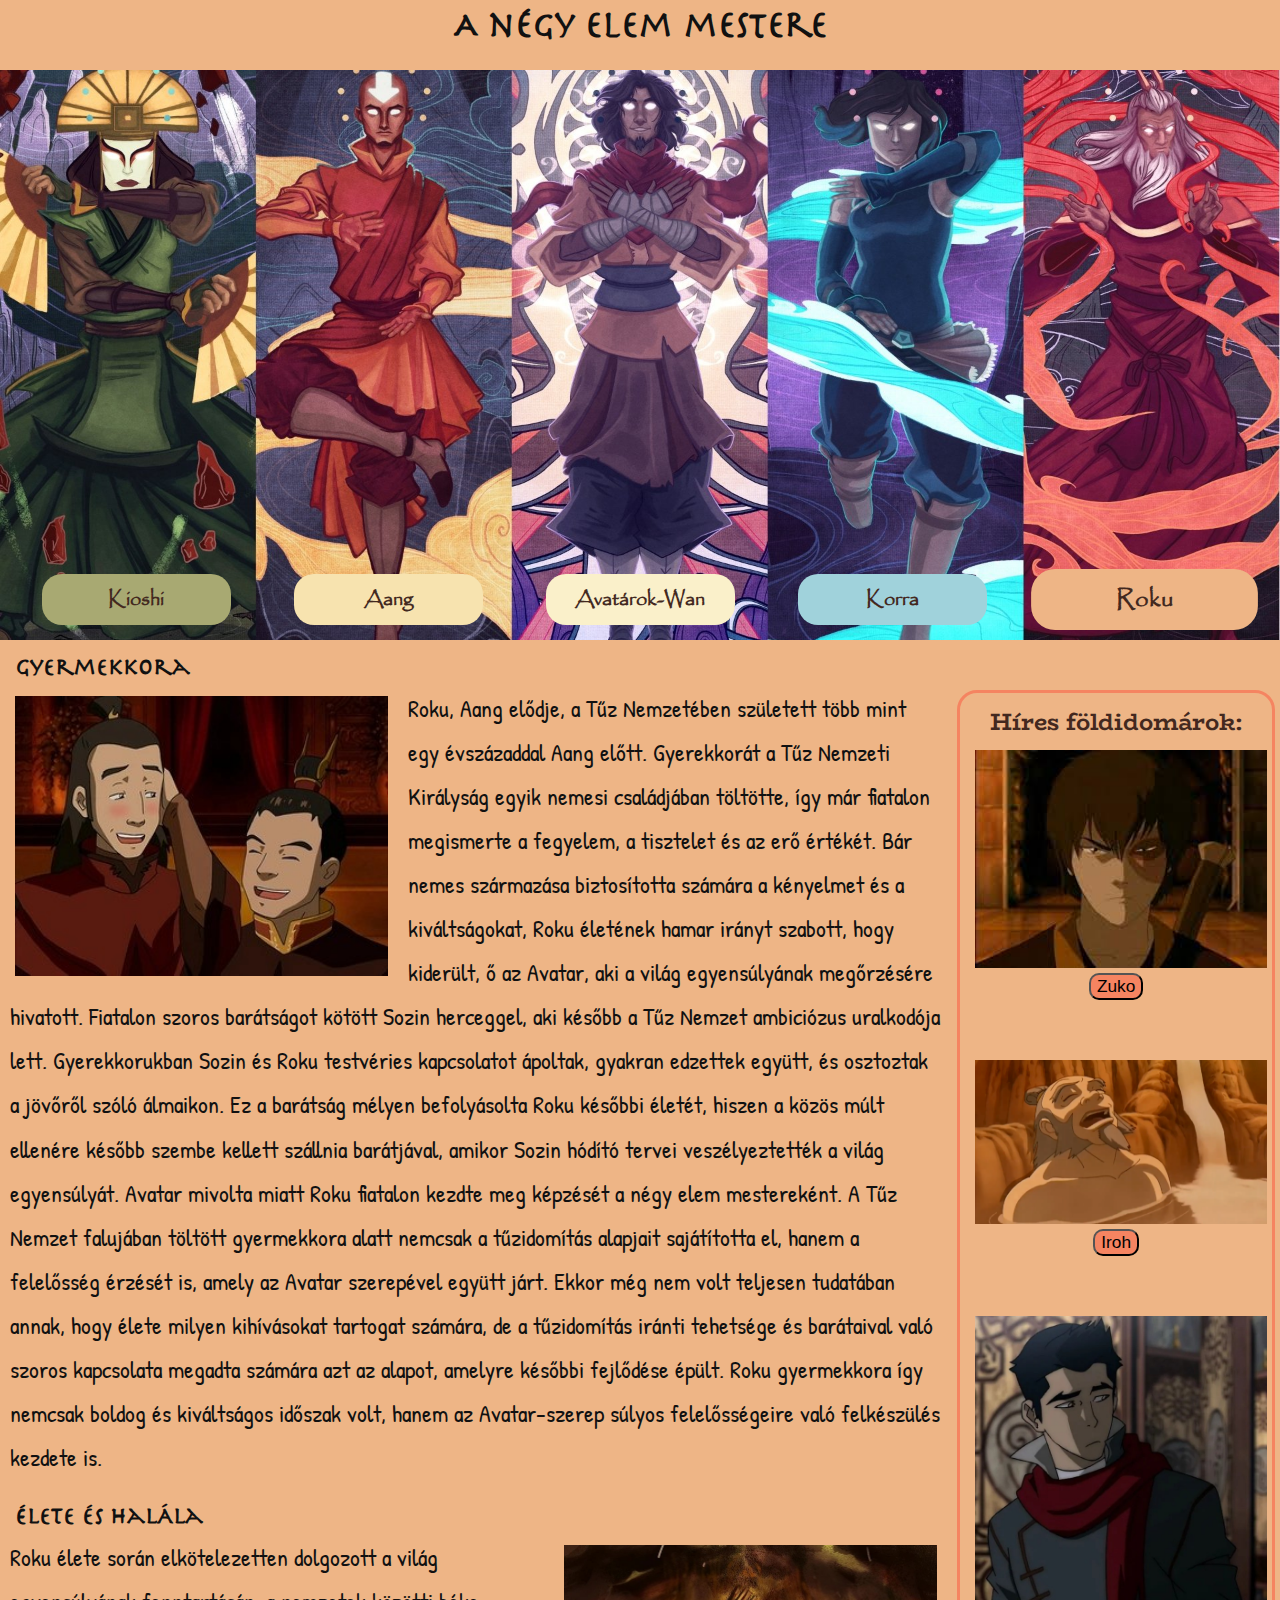
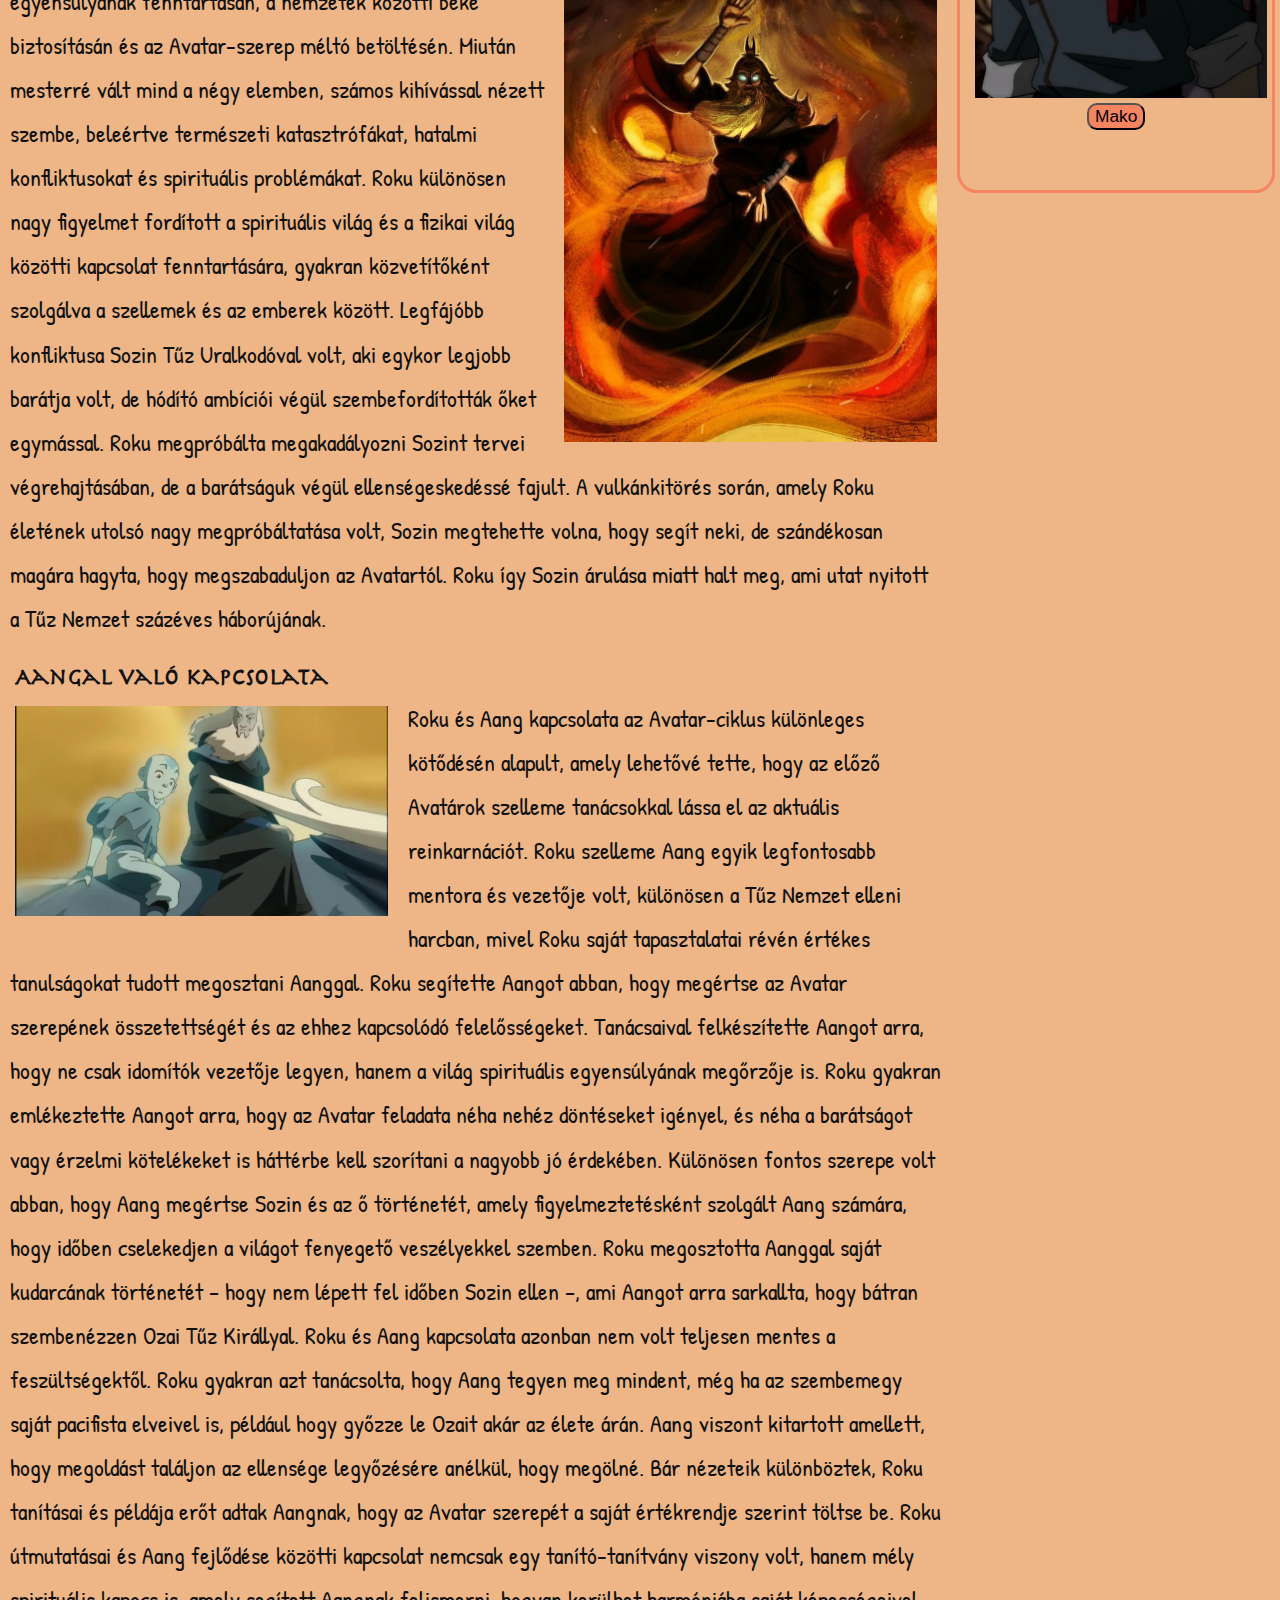
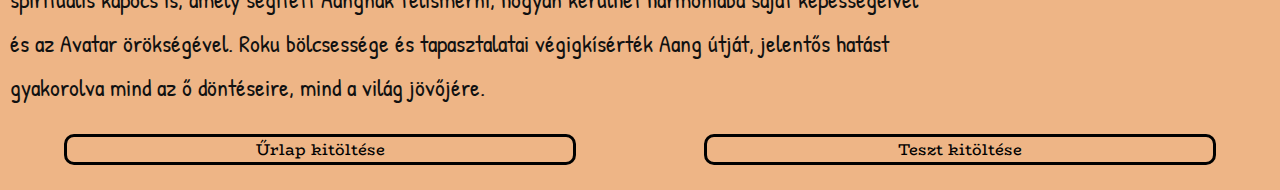
<file: Roku.html>
<!DOCTYPE html>
<html lang="hu">
<head>
    <meta charset="UTF-8">
    <meta name="viewport" content="width=device-width, initial-scale=1.0">
    <meta name="description" content="Aang és Korra legendája bemutatása">
    <meta name="author" content="Vermes Olivér">
    <meta name="copyright" content="Tanulási célra">
    <link rel="stylesheet" href="style.css">
    <link rel="icon" href="kepek/favicon.png" type="image/x-icon">
    <title>Avatár</title>
</head>
<body id="roku">
    <header>
        <h1>A négy elem mestere</h1>
    </header>
    <div class="container">
        
        <nav class="hatter r">
            <ul>
                <li><a href="Kyoshi.html" class="ky">Kioshi</a></li>
                <li><a href="Aang.html" class="a">Aang</a></li>
                <li><a href="index.html" class="w">Avatárok-Wan</a></li>
                <li><a href="Korra.html" class="kor">Korra</a></li>
                <li><a href="#" class="active r">Roku</a></li>
            </ul>
        </nav>
        <div class="contwo">
            <div class="artcont"> 
            <article>
                <h2>Gyermekkora</h2>
                <img src="kepek/roku/roku_sozin.jpg" alt="terkep es a negy elem" class="negyelem">
                <p>Roku, Aang elődje, a Tűz Nemzetében született több mint egy évszázaddal Aang előtt. Gyerekkorát a Tűz Nemzeti Királyság egyik nemesi családjában töltötte, így már fiatalon megismerte a fegyelem, a tisztelet és az erő értékét. Bár nemes származása biztosította számára a kényelmet és a kiváltságokat, Roku életének hamar irányt szabott, hogy kiderült, ő az Avatar, aki a világ egyensúlyának megőrzésére hivatott.

                    Fiatalon szoros barátságot kötött Sozin herceggel, aki később a Tűz Nemzet ambiciózus uralkodója lett. Gyerekkorukban Sozin és Roku testvéries kapcsolatot ápoltak, gyakran edzettek együtt, és osztoztak a jövőről szóló álmaikon. Ez a barátság mélyen befolyásolta Roku későbbi életét, hiszen a közös múlt ellenére később szembe kellett szállnia barátjával, amikor Sozin hódító tervei veszélyeztették a világ egyensúlyát.
                    
                    Avatar mivolta miatt Roku fiatalon kezdte meg képzését a négy elem mestereként. A Tűz Nemzet falujában töltött gyermekkora alatt nemcsak a tűzidomítás alapjait sajátította el, hanem a felelősség érzését is, amely az Avatar szerepével együtt járt. Ekkor még nem volt teljesen tudatában annak, hogy élete milyen kihívásokat tartogat számára, de a tűzidomítás iránti tehetsége és barátaival való szoros kapcsolata megadta számára azt az alapot, amelyre későbbi fejlődése épült. Roku gyermekkora így nemcsak boldog és kiváltságos időszak volt, hanem az Avatar-szerep súlyos felelősségeire való felkészülés kezdete is.
                </p>
            </article>
            <article>
                <h2>Élete és halála</h2>
                <img src="kepek/roku/roku_avatar.jpg" alt="wan avatar" class="wan">
                <p>Roku élete során elkötelezetten dolgozott a világ egyensúlyának fenntartásán, a nemzetek közötti béke biztosításán és az Avatar-szerep méltó betöltésén. Miután mesterré vált mind a négy elemben, számos kihívással nézett szembe, beleértve természeti katasztrófákat, hatalmi konfliktusokat és spirituális problémákat. Roku különösen nagy figyelmet fordított a spirituális világ és a fizikai világ közötti kapcsolat fenntartására, gyakran közvetítőként szolgálva a szellemek és az emberek között.

                    Legfájóbb konfliktusa Sozin Tűz Uralkodóval volt, aki egykor legjobb barátja volt, de hódító ambíciói végül szembefordították őket egymással. Roku megpróbálta megakadályozni Sozint tervei végrehajtásában, de a barátságuk végül ellenségeskedéssé fajult. A vulkánkitörés során, amely Roku életének utolsó nagy megpróbáltatása volt, Sozin megtehette volna, hogy segít neki, de szándékosan magára hagyta, hogy megszabaduljon az Avatartól. Roku így Sozin árulása miatt halt meg, ami utat nyitott a Tűz Nemzet százéves háborújának.</p>
                
            </article>
            <article>
                <h2>Aangal való kapcsolata</h2>
                <img src="kepek/roku/roku_aang.jpg" alt="avatarok avatar allapotban" class="av_all">
                <p>Roku és Aang kapcsolata az Avatar-ciklus különleges kötődésén alapult, amely lehetővé tette, hogy az előző Avatárok szelleme tanácsokkal lássa el az aktuális reinkarnációt. Roku szelleme Aang egyik legfontosabb mentora és vezetője volt, különösen a Tűz Nemzet elleni harcban, mivel Roku saját tapasztalatai révén értékes tanulságokat tudott megosztani Aanggal.

                    Roku segítette Aangot abban, hogy megértse az Avatar szerepének összetettségét és az ehhez kapcsolódó felelősségeket. Tanácsaival felkészítette Aangot arra, hogy ne csak idomítók vezetője legyen, hanem a világ spirituális egyensúlyának megőrzője is. Roku gyakran emlékeztette Aangot arra, hogy az Avatar feladata néha nehéz döntéseket igényel, és néha a barátságot vagy érzelmi kötelékeket is háttérbe kell szorítani a nagyobb jó érdekében.
                    
                    Különösen fontos szerepe volt abban, hogy Aang megértse Sozin és az ő történetét, amely figyelmeztetésként szolgált Aang számára, hogy időben cselekedjen a világot fenyegető veszélyekkel szemben. Roku megosztotta Aanggal saját kudarcának történetét – hogy nem lépett fel időben Sozin ellen –, ami Aangot arra sarkallta, hogy bátran szembenézzen Ozai Tűz Királlyal.
                    
                    Roku és Aang kapcsolata azonban nem volt teljesen mentes a feszültségektől. Roku gyakran azt tanácsolta, hogy Aang tegyen meg mindent, még ha az szembemegy saját pacifista elveivel is, például hogy győzze le Ozait akár az élete árán. Aang viszont kitartott amellett, hogy megoldást találjon az ellensége legyőzésére anélkül, hogy megölné. Bár nézeteik különböztek, Roku tanításai és példája erőt adtak Aangnak, hogy az Avatar szerepét a saját értékrendje szerint töltse be.
                    
                    Roku útmutatásai és Aang fejlődése közötti kapcsolat nemcsak egy tanító-tanítvány viszony volt, hanem mély spirituális kapocs is, amely segített Aangnak felismerni, hogyan kerülhet harmóniába saját képességeivel és az Avatar örökségével. Roku bölcsessége és tapasztalatai végigkísérték Aang útját, jelentős hatást gyakorolva mind az ő döntéseire, mind a világ jövőjére.
                </p>
            </article>
        </div>
            <aside class="r_as">
                <h3>Híres földidomárok:</h3>
                <p id="zuko"><img src="kepek/roku/zuko.jpg" alt="Zuko"></p>
                <input type="button" value="Zuko"  id="gomb1">

                <p id="iroh"><img src="kepek/roku/iroh.png" alt="Iroh"></p> 
                <input type="button" value="Iroh"  id="gomb2">

                <p id="mako"><img src="kepek/roku/mako.jpg" alt="Mako"></p> 
                <input type="button" value="Mako"  id="gomb3">
            </aside>
        </div>
        <footer>
            <a href="urlap.html" >Űrlap kitöltése</a>
            <a href="quiz.html">Teszt kitöltése</a>
        </footer>
    </div>
    <script src="script/script_r.js"></script>
    </body>
    </html>
</file>
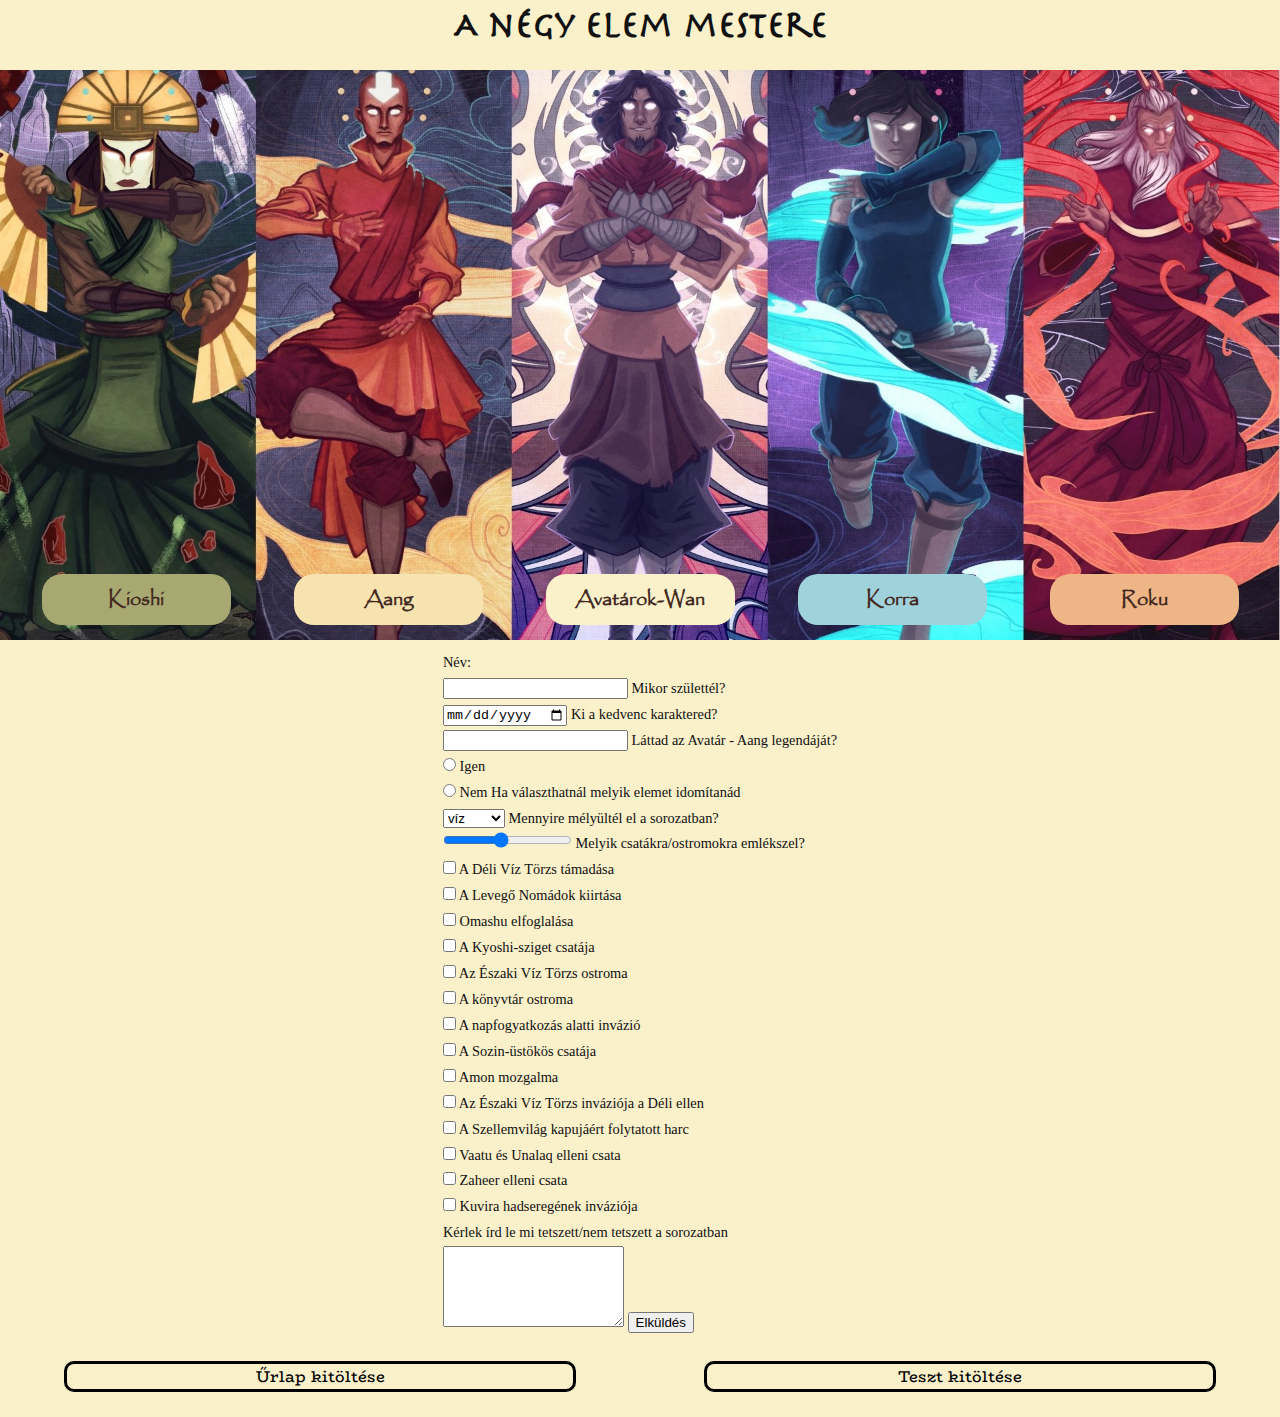
<file: urlap.html>
<!DOCTYPE html>
<html lang="hu">
<head>
    <meta charset="UTF-8">
    <meta name="viewport" content="width=device-width, initial-scale=1.0">
    <meta name="description" content="Aang és Korra legendája bemutatása">
    <meta name="author" content="Vermes Olivér">
    <meta name="copyright" content="Tanulási célra">
    <link rel="stylesheet" href="style.css">
    <link rel="icon" href="kepek/favicon.png" type="image/x-icon">
    <title>Avatár</title>
</head>
<body id="wan">
    <header>
        <h1>A négy elem mestere</h1>
    </header>
    <div class="container">
        
        <nav class="hatter w">
            <ul>
                <li><a href="Kyoshi.html" class="ky">Kioshi</a></li>
                <li><a href="Aang.html" class="a">Aang</a></li>
                <li><a href="index.html" class="w">Avatárok-Wan</a></li>
                <li><a href="Korra.html" class="kor">Korra</a></li>
                <li><a href="Roku.html" class="r">Roku</a></li>
            </ul>
        
        </nav>
    <form method="post" action="https://rf.uni-corvinus.hu/webfejlesztes/receive.php">
        <article id="urlap">
        <label class="teljes">Név:<br>
            <input type="text" name="nev">
        </label>
        
                    <label>Mikor születtél?<br>
                        <input type= "date" name="szuldat">
                        </label>
                <label>Ki a kedvenc karaktered?<br>
                    <input type="text" name="kedvenc">
                </label>
            
            
                <label>Láttad az Avatár - Aang legendáját?<br>
                    <input type="radio" name="láttad?" value="igen">
                    Igen<br>
                    <input type="radio" name="láttad?" value="nem">
                    Nem
                </label>
                <label>Ha választhatnál melyik elemet idomítanád<br>
                    <select size="1" name="elem">
                    <option value="víz">víz</option>
                    <option value="föld">föld</option>
                    <option value="tűz">tűz</option>
                    <option value="levegő">levegő</option>
                    </select>
                </label>
            
                
                <label>Mennyire mélyültél el a sorozatban?<br>
                    <input type="range" min="1" max="10" step ="1" value ="5" name="elmelyules">
                </label>
            
                <label>Melyik csatákra/ostromokra emlékszel?<br>
                    <input type="checkbox" name="csata1" value="ON">
                    A Déli Víz Törzs támadása<br>
                    <input type="checkbox" name="csata2" value="ON">
                    A Levegő Nomádok kiirtása<br>
                    <input type="checkbox" name="csata3" value="ON">
                    Omashu elfoglalása<br>
                    <input type="checkbox" name="csata4" value="ON">
                    A Kyoshi-sziget csatája<br>
                    <input type="checkbox" name="csata5" value="ON">
                    Az Északi Víz Törzs ostroma<br>
                    <input type="checkbox" name="csata6" value="ON">
                    A könyvtár ostroma<br>
                    <input type="checkbox" name="csata7" value="ON">
                    A napfogyatkozás alatti invázió<br>
                    <input type="checkbox" name="csata8" value="ON">
                    A Sozin-üstökös csatája<br>
                    <input type="checkbox" name="csata9" value="ON">
                    Amon mozgalma<br>
                    <input type="checkbox" name="csata10" value="ON">
                    Az Északi Víz Törzs inváziója a Déli ellen<br>
                    <input type="checkbox" name="csata11" value="ON">
                    A Szellemvilág kapujáért folytatott harc<br>
                    <input type="checkbox" name="csata12" value="ON">
                    Vaatu és Unalaq elleni csata<br>
                    <input type="checkbox" name="csata13" value="ON">
                    Zaheer elleni csata<br>
                    <input type="checkbox" name="csata14" value="ON">
                    Kuvira hadseregének inváziója<br>
                </label>
                <label>Kérlek írd le mi tetszett/nem tetszett a sorozatban<br>
                    <textarea name="velemeny" rows="5" cols="20"></textarea>
                </label>
                
            
            
        <input type="submit" value="Elküldés" name="kuld" class="teljes">
    </article>
    </form>
    <footer>
        <a href="#">Űrlap kitöltése</a>
        <a href="quiz.html">Teszt kitöltése</a>
    </footer>
    </div>
    </body>
    </html>
</file>
<file: style.css>
*{
    box-sizing: border-box;
    margin: 0;
}

html{
    padding: 0;
    margin: 0;
}

#wan{
    background-color: #faf0ca;
}
#kio{
    background-color: #A8A972;
}
#aang{
    background-color: #F7E3AF;
}
#korra{
    background-color: #A0D2DB;
}
#roku{
    background-color: #eeb586;
}
.container{
    display:flex;
    flex-direction: row;
    flex-wrap: wrap;
    justify-content: space-around;
}
.container>* {
    height: fit-content;}
header{
    padding: 0;
    text-align: center;
    font-size:1.8em;
    color: #111111;
    padding: 5px;
    height: 90px;
    flex: 1 1 100%;
}

header h1{
    padding: 0;
    margin: 0;
    font-family:"sajat","herculanum";
    font-size: 1.4em;
}

article{
    color:#111111;
    padding:  10px;
    flex: 1 1 100%;
}
article p{
    font-family:"patrick";
    font-size: 1.3em;
    line-height: 1.8em;
}

@font-face{
    font-family: "patrick";src: url(font/PatrickHand.ttf);
}
h1{
    font-size: 1.8em;
}
article h2{
    padding: 5px;
    font-size: 1.7em;
    color: #111111;
    font-family:"sajat";
}
@font-face{
    font-family: "sajat";src: url(font/herculanum.TTF);
}
aside{
    color:#43291f;
    text-align: center;
    border-radius: 20px;
    font-family: "bio";
    order: 1;
    flex: 1 1 100%;
    margin: 5px;
}
aside h3{
        font-size: 1.4em;
}
aside input{
    margin-bottom: 50px;
}
aside img{
    float:none;
    width: 100%;
}
@font-face{
    font-family: "bio";src: url(font/BioRhyme.ttf);
}
.r_as{
    border: 3px solid rgb(245, 132, 97);
}
.r_as input{
    background-color: rgb(245, 132, 97);
    border-radius: 10px;
}

.ky_as{
    border: 3px solid rgb(117, 133, 86);
}
.ky_as input{
    background-color: rgb(117, 133, 86);
    border-radius: 10px;
}

.w_as{
    border: 3px solid #f2cc8f;
}

.ko_as{
    border: 3px solid rgb(126, 167, 243);
}
.ko_as input{
    background-color: rgb(126, 167, 243);
    border-radius: 10px;
}

.a_as{
    border: 3px solid rgb(235, 198, 150);
}
.a_as input{
    background-color: rgb(235, 198, 150);
    border-radius: 10px;
}

.hatter{
    background-image: url(kepek/avatarok.jpg);
    background-size: 100%;
    background-attachment: fixed;
    background-position-x: center;
    background-repeat: no-repeat;
    background-position-y:20%;
}
nav{
    padding: 10px;
    flex: 1 1 100%;
}

 nav li a{
    display: block;
    padding: 10px;
    color: #43291f;
    background-color: #f2cc8f;
    font-size: 1.4em;
    text-align: center;
    text-decoration: none;
    border-radius: 20px;
    margin: 0;
    font-family: "papyr", "papyrus";
    font-weight: bolder;
 }
 @font-face{
    font-family: "papyr"; src: url(font/papyrus.ttf) ;
 }
 nav ul {
    list-style-type: none;
    padding: 0;
    display: flex; 
    padding: 0;
    margin: 0;
    height: 600px;
    flex-direction: column;
    justify-content: flex-end;
}
nav li {
    margin: 5px 0;
}



img{
    width: 100%;
    margin-top: 10px;
    margin-bottom: 10px;
}
.active{
    border-radius: 20px;
}
.ky{
    background-color: #A8A972;
}
.a{
    background-color: #F7E3AF;
}
.w{
    background-color:#faf0ca ;
}
.kor{
    background-color: #A0D2DB;
}
.r{
    background-color: #eeb586;
}
footer a{
    text-decoration: none;
    font-size: 1.1em;
    font-family: "bio";
    color: black;
    border: 3px solid black;
    border-radius: 10px;
    flex-basis: 100%;
    text-align: center;
    margin-bottom: 10px;
}
footer{
    margin-top: 15px;
    margin-bottom: 15px;
    display: flex;
    flex-direction: column;
    flex-basis: 90%;
}
#quiz{
    display: flex;
    flex-wrap: wrap;
    justify-content: center;
    align-items: center; 
    gap: 10px;
}
#quiz p{
    flex-basis: 100%;
    text-align: center;
}
#quiz p.elsosor{
    flex-basis: 90%;
}
#quiz p input[type="range"]{
    accent-color: #f2cc8f;
    width: 80%;
    margin: 0 auto;
}
#button{
    flex-basis: 50%;
    background-color: #f2cc8f;
    border-radius: 10px;
    font-size: 2em;
}
@media all and (min-width: 600px) {
    header{
        height: 70px;
    }
    .active{
        transform: scale(1.2);
        padding: 10px;
    }
    nav ul{
        flex-direction: row;
        justify-content: space-around;
        align-items: end;
        height: 400px;
    }
    nav li{
        flex-basis: 15%;
    }

    h1{
        font-size: 150%;
    }
    .hatter{
        background-size: 100%;
        background-position-y:10%;
    }
    
    body{
        font-size: 90%;
    }
    img{
        display: block;
        float: left;
        width: 50%;
        margin-right: 20px;
        margin-bottom: 5px;
        margin-left: 5px;
    }
    img.wan{
        float: right;
        margin-left: 20px;
        margin-right: 5px;
    }


    .contwo {
        display: flex;
        flex-direction: row; 
        flex-basis: 100%; 
    }

    .artcont {
        display: flex;
        flex-basis: 75%;
        flex-direction: column;
    }

    article {
        padding: 10px;
    }

    aside {
        flex-basis: 25%; 
        padding: 10px; 
        height: fit-content;
        margin-top: 50px;
    }
    footer{
        flex-direction: row;
        justify-content: space-around;
        flex-basis: 100%;
    }
    footer a{
        flex-basis: 40%;
    }
    #quiz p{
        flex-basis: 25%;
    }
    #quiz p.quiz_a{
        flex-basis: 100%;
    }
}
@media all and (min-width: 768px) {
    h1{
        font-size: 200%;
        
    }
    article{
        flex: 1 1 70%;
        line-height: 1.8em;
    }
    img{
        width: 40%;
    }
    p{
        font-size: 1.5em;
    }
    nav ul{
        height: 550px;
    }
    h3{
        font-size: 1.5em;
    }
    article p{
        font-size: 1.7em;
    }
    aside h3{
        font-size: 1.65em;
    }
    aside input{
        font-size: 1.2em;
    }
}
</file>
